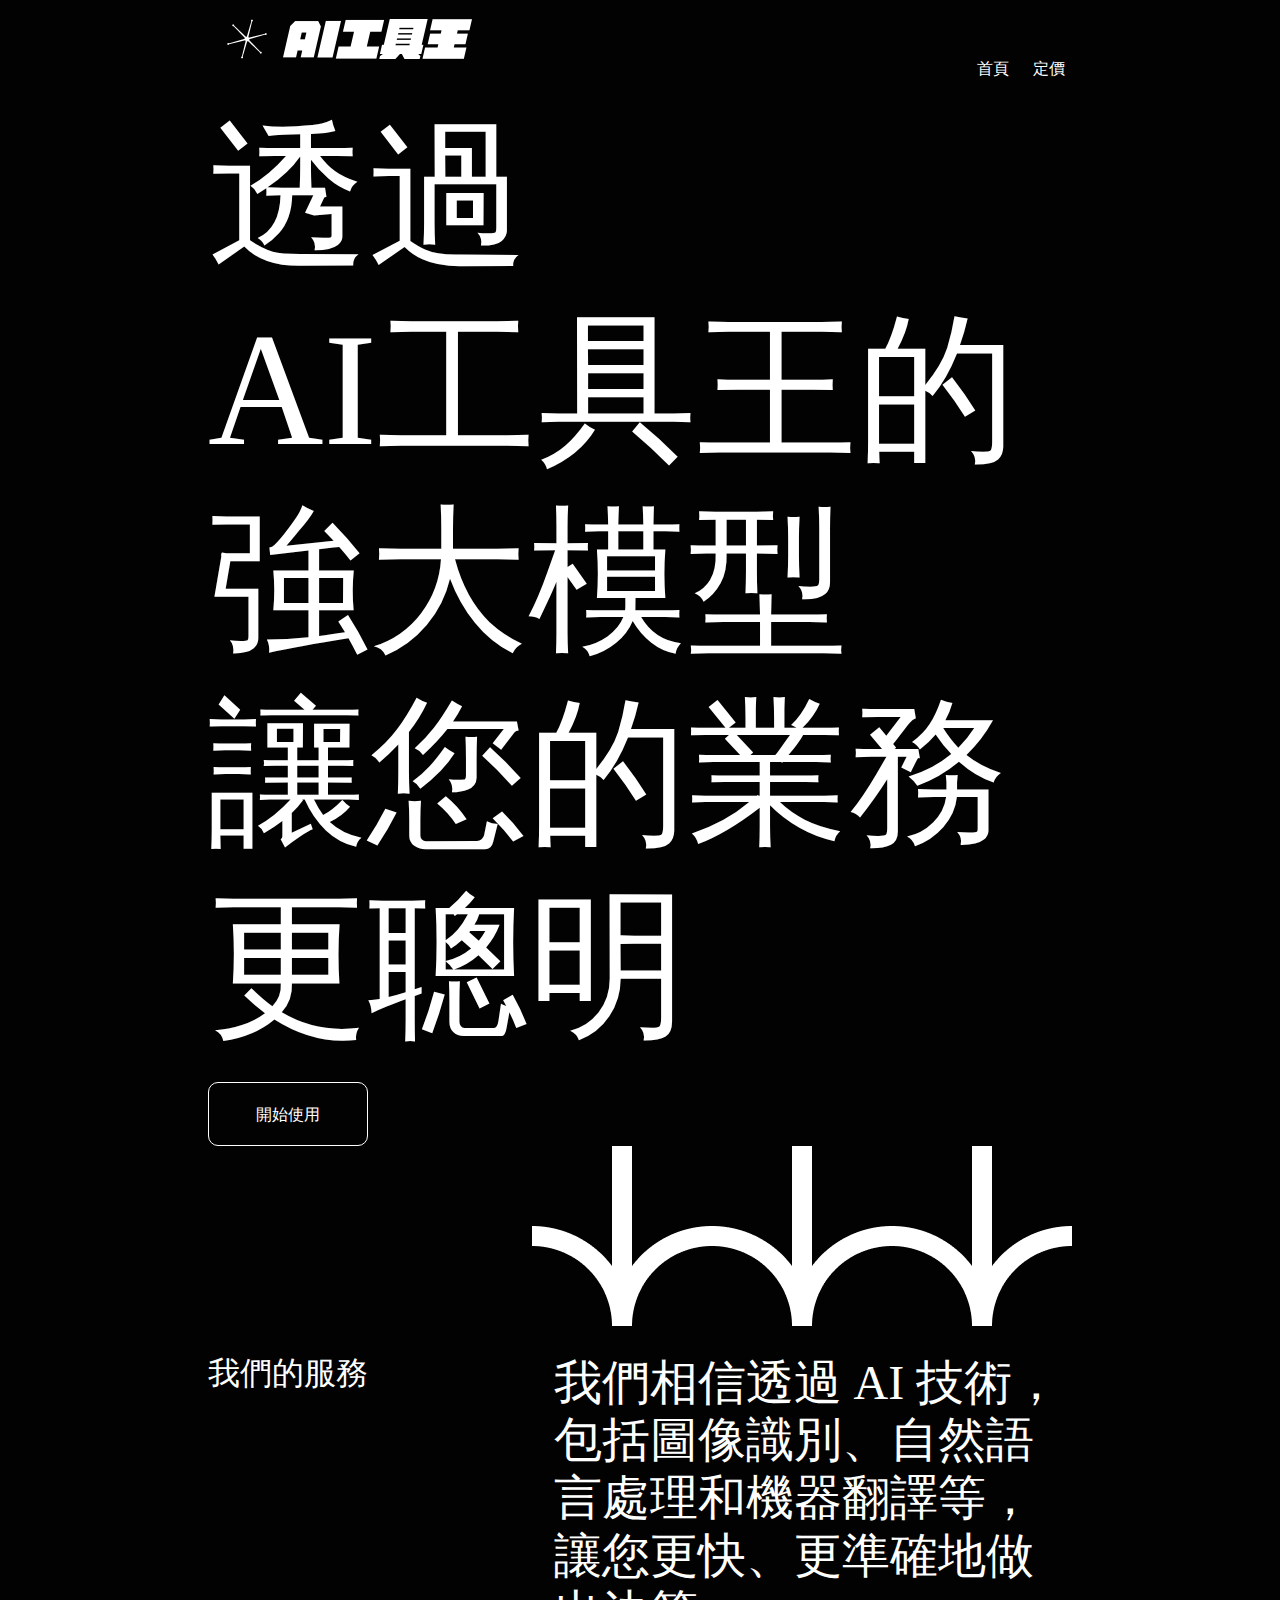
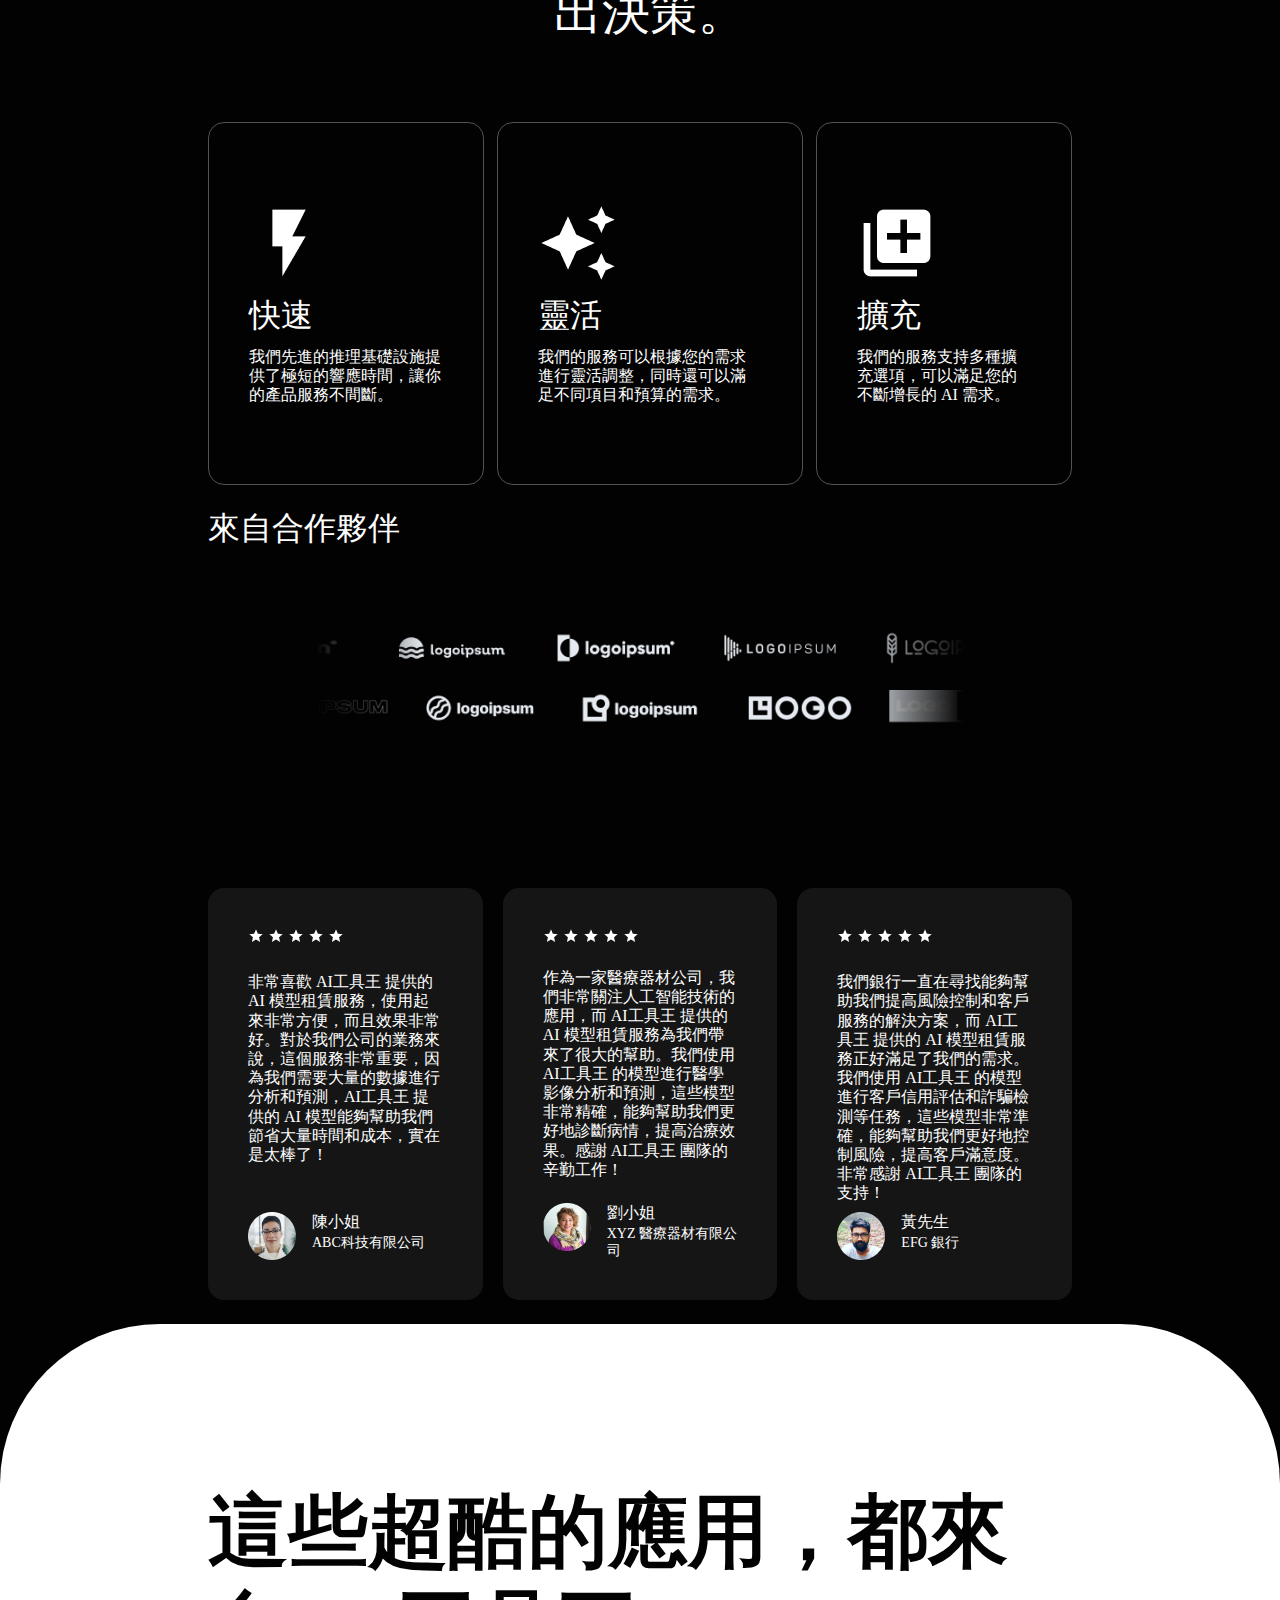
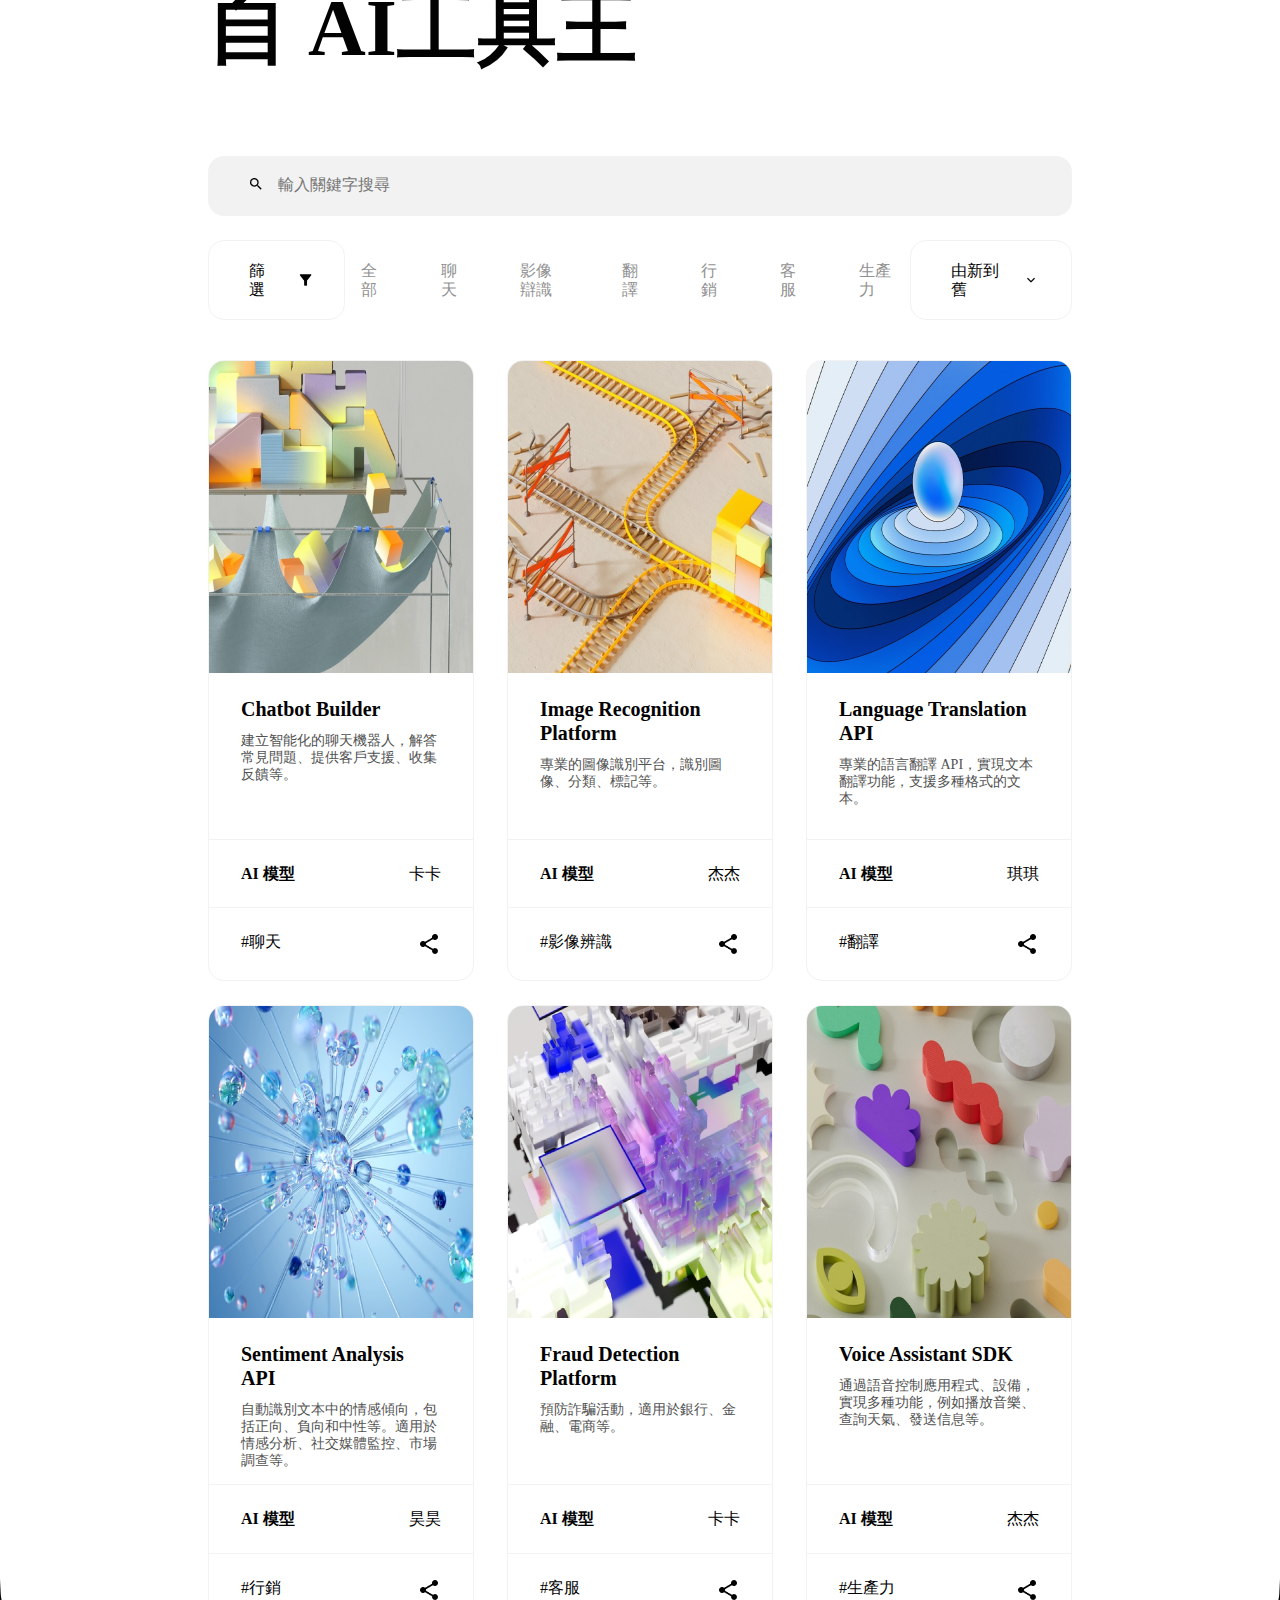
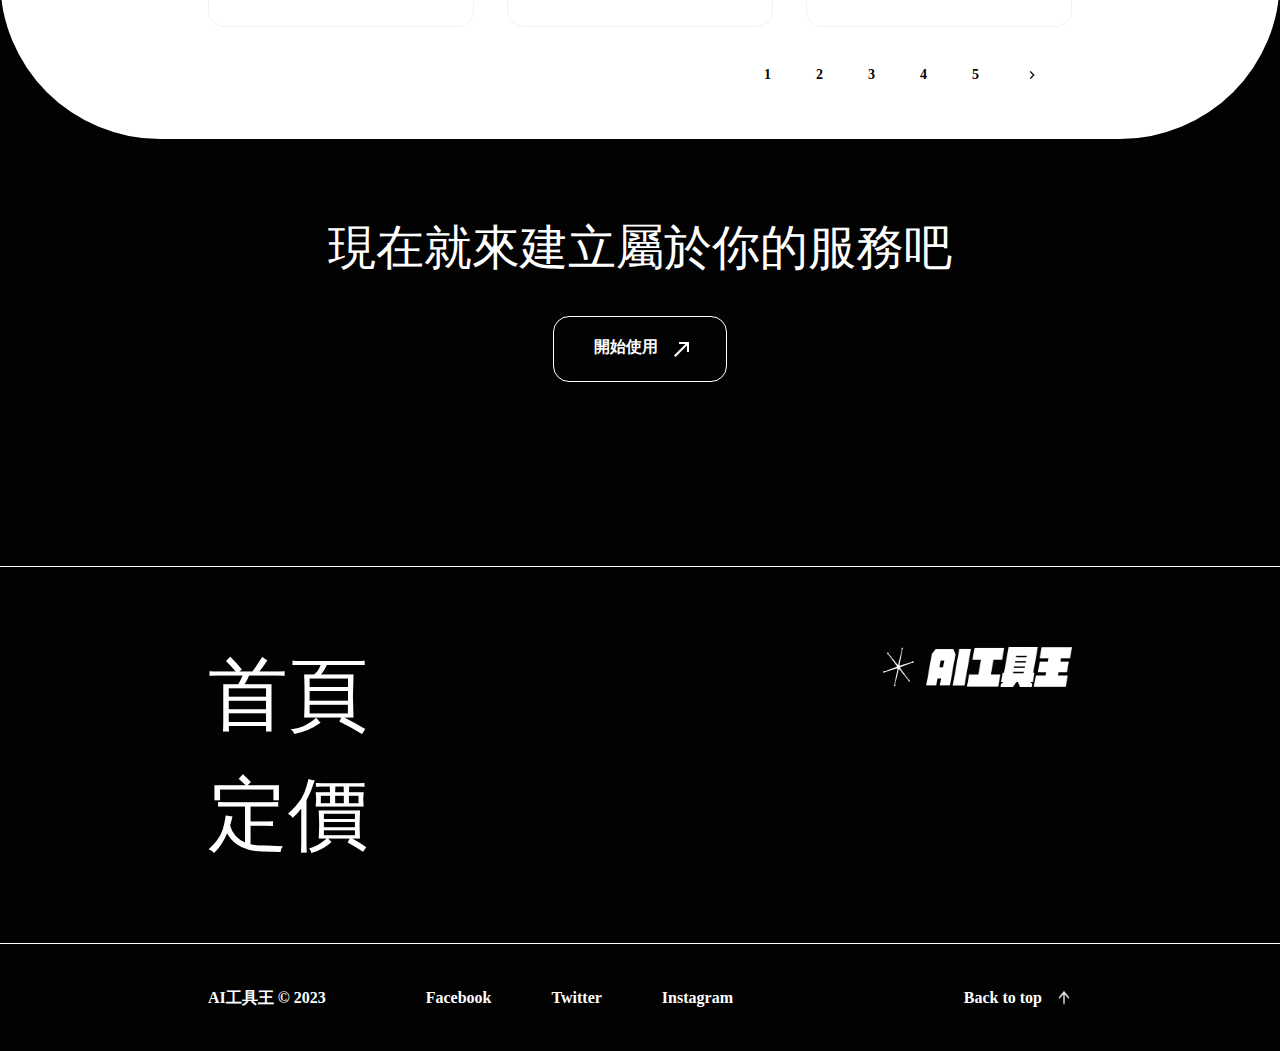
<file: index.html>
<!DOCTYPE html>
<html lang="en">
  <head>
    <meta charset="UTF-8" />
    <meta name="viewport" content="width=device-width, initial-scale=1.0" />
    <link rel="stylesheet" href="styles/all.css" />
    <title>AI工具王</title>
  </head>
  <body class="bg-color">
    <header class="section-nav">
      <div class="section-nav__container">
        <img src="pictures/logo.png" alt="logo" class="section-nav__logo" />
        <ul class="section-nav__tabs">
          <li class="section-nav__tab"><a href="index.html">首頁</a></li>
          <li class="section-nav__tab"><a href="pricing.html">定價</a></li>
        </ul>
        <label
          ><img
            src="pictures/icons/menu.png"
            alt="burger-menu"
            class="section-nav__burger"
          />
          <input type="checkbox" />
          <div class="section-nav__burger-popup">
            <div class="partial-nav">
              <div class="partial-nav__container">
                <div class="partial-nav__banner">
                  <img
                    src="pictures/logo.png"
                    alt="logo"
                    class="partial-nav__banner-logo"
                  />
                  <img
                    src="pictures/icons/close.png"
                    alt="close"
                    class="partial-nav__banner-close-btn"
                  />
                </div>
                <ul class="partial-nav__items">
                  <li><a href="index.html">首頁</a></li>
                  <li><a href="pricing.html">定價</a></li>
                </ul>
                <div class="footer__container--sm partial-nav__footer--line">
                  <div class="footer__container-sm">
                    <p class="footer__rights">AI工具王 © 2023</p>
                    <a href="#"
                      ><div class="footer__back">
                        <p class="footer__backup">Back to top</p>
                        <img
                          src="pictures/icons/arrow upward.png"
                          alt="back to up"
                          class="footer__icon-up"
                        />
                      </div>
                    </a>
                  </div>
                  <ul class="footer__tabs">
                    <li class="footer__tab">Facebook</li>
                    <li class="footer__tab">Twitter</li>
                    <li class="footer__tab">Instagram</li>
                  </ul>
                </div>
              </div>
            </div>
          </div>
        </label>
      </div>
    </header>
    <section class="section-hero">
      <div class="section-hero__container">
        <div class="section-hero__caption">
          <p class="section-hero__caption-text">透過</p>
          <p class="section-hero__caption-text">AI工具王的</p>
          <p class="section-hero__caption-text">強大模型</p>
          <p class="section-hero__caption-text">讓您的業務更聰明</p>
          <button type="button" class="section-hero__caption-btn">
            開始使用
          </button>
        </div>
        <ul class="section-hero__deco">
          <li>
            <img
              src="pictures/deco.png"
              alt="grace"
              class="section-hero__grace-img"
            />
          </li>
          <li>
            <img
              src="pictures/deco.png"
              alt="grace"
              class="section-hero__grace-img"
            />
          </li>
          <li>
            <img
              src="pictures/deco.png"
              alt="grace"
              class="section-hero__grace-img"
            />
          </li>
        </ul>
      </div>
    </section>
    <section class="section-strength">
      <div class="section-strength__container">
        <div class="section-strength__caption">
          <h1 class="section-strength__caption--sub">我們的服務</h1>
          <div class="section-strength__caption--main">
            <p class="section-strength__text--lg">我們相信透過 AI 技術，</p>
            <p class="section-strength__text--lg">
              包括圖像識別、自然語言處理和機器翻譯等，
            </p>
            <p class="section-strength__text--lg">
              讓您更快、更準確地做出決策。
            </p>
            <p class="section-strength__text--sm">
              我們相信透過AI技術，包括圖像識別、自然語言處理和機器翻譯等，讓您更快、更準確地做出決策。
            </p>
          </div>
        </div>
        <ul class="section-strength__cards">
          <li class="section-strength__card">
            <img
              src="pictures/icons/flash on.png"
              alt="flash"
              class="section-strength__card-img"
            />
            <h2 class="section-strength__card-caption">快速</h2>
            <div class="section-strength__card-text">
              我們先進的推理基礎設施提供了極短的響應時間，讓你的產品服務不間斷。
            </div>
          </li>
          <li class="section-strength__card">
            <img src="pictures/icons/auto awesome.png" alt="flash" />
            <h2 class="section-strength__card-caption">靈活</h2>
            <div class="section-strength__card-text">
              我們的服務可以根據您的需求進行靈活調整，同時還可以滿足不同項目和預算的需求。
            </div>
          </li>
          <li class="section-strength__card">
            <img src="pictures/icons/library add.png" alt="flash" />
            <h2 class="section-strength__card-caption">擴充</h2>
            <div class="section-strength__card-text">
              我們的服務支持多種擴充選項，可以滿足您的不斷增長的 AI 需求。
            </div>
          </li>
        </ul>
      </div>
    </section>
    <section class="section-review">
      <div class="section-review__container">
        <h1 class="section-review__caption">來自合作夥伴</h1>
        <ul class="section-review__partners">
          <li class="section-review__partners-bar">
            <div class="section-review__partner-imgs">
              <img
                src="pictures/enterprise.png"
                alt="enterprise"
                class="section-review__partners-icon"
              />
              <img
                src="pictures/enterprise1.png"
                alt="enterprise"
                class="section-review__partners-icon"
              />
              <img
                src="pictures/enterprise2.png"
                alt="enterprise"
                class="section-review__partners-icon"
              />
              <img
                src="pictures/enterprise3.png"
                alt="enterprise"
                class="section-review__partners-icon"
              />
              <img
                src="pictures/enterprise4.png"
                alt="enterprise"
                class="section-review__partners-icon"
              />
              <img
                src="pictures/enterprise5.png"
                alt="enterprise"
                class="section-review__partners-icon"
              />
              <img
                src="pictures/enterprise6.png"
                alt="enterprise"
                class="section-review__partners-icon"
              />
            </div>
          </li>
          <li class="section-review__partners-bar">
            <div class="section-review__partners-imgs">
              <img
                src="pictures/enterprise7.png"
                alt="enterprise"
                class="section-review__partners-icon"
              />
              <img
                src="pictures/enterprise8.png"
                alt="enterprise"
                class="section-review__partners-icon"
              />
              <img
                src="pictures/enterprise9.png"
                alt="enterprise"
                class="section-review__partners-icon"
              />
              <img
                src="pictures/enterprise5.png"
                alt="enterprise"
                class="section-review__partners-icon"
              />
              <img
                src="pictures/enterprise11.png"
                alt="enterprise"
                class="section-review__partners-icon"
              />
              <img
                src="pictures/enterprise12.png"
                alt="enterprise"
                class="section-review__partners-icon"
              />
              <img
                src="pictures/enterprise7.png"
                alt="enterprise"
                class="section-review__partners-icon"
              />
            </div>
          </li>
        </ul>
        <ul class="section-review__cards">
          <li class="section-review__card" id="card-1">
            <div class="section-review__ranks">
              <img
                src="pictures/icons/star.png"
                alt="star"
                class="section-review__star"
              />
              <img
                src="pictures/icons/star.png"
                alt="star"
                class="section-review__star"
              />
              <img
                src="pictures/icons/star.png"
                alt="star"
                class="section-review__star"
              />
              <img
                src="pictures/icons/star.png"
                alt="star"
                class="section-review__star"
              />
              <img
                src="pictures/icons/star.png"
                alt="star"
                class="section-review__star"
              />
            </div>
            <p class="section-review__cmt">
              非常喜歡 AI工具王 提供的 AI
              模型租賃服務，使用起來非常方便，而且效果非常好。對於我們公司的業務來說，這個服務非常重要，因為我們需要大量的數據進行分析和預測，AI工具王
              提供的 AI 模型能夠幫助我們節省大量時間和成本，實在是太棒了！
            </p>
            <div class="section-review__contact">
              <img
                src="pictures/avatar3.png"
                alt="client"
                class="section-review__contact-pic"
              />
              <div class="section-review__contact-info">
                <p class="section-review__contact-name">陳小姐</p>
                <p class="section-review__contact-co">ABC科技有限公司</p>
              </div>
            </div>
          </li>
          <li class="section-review__card" id="card-2">
            <div class="section-review__ranks">
              <img
                src="pictures/icons/star.png"
                alt="star"
                class="section-review__star"
              />
              <img
                src="pictures/icons/star.png"
                alt="star"
                class="section-review__star"
              />
              <img
                src="pictures/icons/star.png"
                alt="star"
                class="section-review__star"
              />
              <img
                src="pictures/icons/star.png"
                alt="star"
                class="section-review__star"
              />
              <img
                src="pictures/icons/star.png"
                alt="star"
                class="section-review__star"
              />
            </div>
            <p class="section-review__cmt">
              作為一家醫療器材公司，我們非常關注人工智能技術的應用，而 AI工具王
              提供的 AI 模型租賃服務為我們帶來了很大的幫助。我們使用 AI工具王
              的模型進行醫學影像分析和預測，這些模型非常精確，能夠幫助我們更好地診斷病情，提高治療效果。感謝
              AI工具王 團隊的辛勤工作！
            </p>
            <div class="section-review__contact">
              <img
                src="pictures/avatar1.png"
                alt="client"
                class="section-review__contact-pic"
              />
              <div class="section-review__contact-info">
                <p class="section-review__contact-name">劉小姐</p>
                <p class="section-review__contact-co">XYZ 醫療器材有限公司</p>
              </div>
            </div>
          </li>
          <li class="section-review__card" id="card-3">
            <div class="section-review__ranks">
              <img
                src="pictures/icons/star.png"
                alt="star"
                class="section-review__star"
              />
              <img
                src="pictures/icons/star.png"
                alt="star"
                class="section-review__star"
              />
              <img
                src="pictures/icons/star.png"
                alt="star"
                class="section-review__star"
              />
              <img
                src="pictures/icons/star.png"
                alt="star"
                class="section-review__star"
              />
              <img
                src="pictures/icons/star.png"
                alt="star"
                class="section-review__star"
              />
            </div>
            <p class="section-review__cmt">
              我們銀行一直在尋找能夠幫助我們提高風險控制和客戶服務的解決方案，而
              AI工具王 提供的 AI 模型租賃服務正好滿足了我們的需求。我們使用
              AI工具王
              的模型進行客戶信用評估和詐騙檢測等任務，這些模型非常準確，能夠幫助我們更好地控制風險，提高客戶滿意度。非常感謝
              AI工具王 團隊的支持！
            </p>
            <div class="section-review__contact">
              <img
                src="pictures/avatar2.png"
                alt="client"
                class="section-review__contact-pic"
              />
              <div class="section-review__contact-info">
                <p class="section-review__contact-name">黃先生</p>
                <p class="section-review__contact-co">EFG 銀行</p>
              </div>
            </div>
          </li>
        </ul>
        <ul class="section-review__card-dots">
          <li class="section-review__card-dot"><a href="#card-1"></a></li>
          <li class="section-review__card-dot"><a href="#card-2"></a></li>
          <li class="section-review__card-dot"><a href="#card-3"></a></li>
        </ul>
      </div>
    </section>
    <section class="section-portfolio">
      <div class="section-portfolio__container">
        <h1 class="section-portfolio__caption--lg">
          這些超酷的應用，都來自 AI工具王
        </h1>
        <div class="section-portfolio__caption--sm">
          <h1>這些超酷的應用，</h1>
          <h1>都來自 AI工具王</h1>
        </div>
        <div class="section-portfolio__search">
          <label for="search"
            ><img
              src="pictures/icons/search.png"
              alt="search"
              class="section-portfolio__search-icon"
          /></label>
          <input
            type="text"
            class="section-portfolio__searchbar"
            placeholder="輸入關鍵字搜尋"
            id="search"
          />
        </div>
        <div class="section-portfolio__sort--lg">
          <div class="section-portfolio__filter">
            <p class="section-portfolio__filter-text">篩選</p>
            <svg
              width="16"
              height="16"
              viewBox="0 0 12 12"
              fill="none"
              xmlns="http://www.w3.org/2000/svg"
            >
              <path
                d="M0.83333 1.74008C2.18 3.46675 4.66666 6.66675 4.66666 6.66675V10.6667C4.66666 11.0334 4.96666 11.3334 5.33333 11.3334H6.66666C7.03333 11.3334 7.33333 11.0334 7.33333 10.6667V6.66675C7.33333 6.66675 9.81333 3.46675 11.16 1.74008C11.5 1.30008 11.1867 0.666748 10.6333 0.666748H1.36C0.806663 0.666748 0.49333 1.30008 0.83333 1.74008Z"
                fill="#020202"
              />
            </svg>
          </div>
          <ul class="section-portfolio__genre">
            <li class="section-portfolio__genre-option">全部</li>
            <li class="section-portfolio__genre-option">聊天</li>
            <li class="section-portfolio__genre-option">影像辯識</li>
            <li class="section-portfolio__genre-option">翻譯</li>
            <li class="section-portfolio__genre-option">行銷</li>
            <li class="section-portfolio__genre-option">客服</li>
            <li class="section-portfolio__genre-option">生產力</li>
          </ul>
          <div class="section-portfolio__order">
            <p class="section-portfolio__order-text">由新到舊</p>
            <img
              src="pictures/icons/keyboard arrow down.png"
              alt="dropdown"
              class="section-portfolio__order-icon"
            />
          </div>
        </div>
        <div class="section-portfolio__sort--sm">
          <div class="section-portfolio__sort-sm">
            <div class="section-portfolio__filter">
              <p class="section-portfolio__filter-text">篩選</p>
              <svg
                width="16"
                height="16"
                viewBox="0 0 12 12"
                fill="none"
                xmlns="http://www.w3.org/2000/svg"
              >
                <path
                  d="M0.83333 1.74008C2.18 3.46675 4.66666 6.66675 4.66666 6.66675V10.6667C4.66666 11.0334 4.96666 11.3334 5.33333 11.3334H6.66666C7.03333 11.3334 7.33333 11.0334 7.33333 10.6667V6.66675C7.33333 6.66675 9.81333 3.46675 11.16 1.74008C11.5 1.30008 11.1867 0.666748 10.6333 0.666748H1.36C0.806663 0.666748 0.49333 1.30008 0.83333 1.74008Z"
                  fill="#020202"
                />
              </svg>
            </div>

            <div class="section-portfolio__order">
              <p class="section-portfolio__order-text">由新到舊</p>
              <img
                src="pictures/icons/keyboard arrow down.png"
                alt="dropdown"
                class="section-portfolio__order-icon"
              />
            </div>
          </div>

          <ul class="section-portfolio__genre">
            <li class="section-portfolio__genre-option">全部</li>
            <li class="section-portfolio__genre-option">聊天</li>
            <li class="section-portfolio__genre-option">影像辯識</li>
            <li class="section-portfolio__genre-option">翻譯</li>
            <li class="section-portfolio__genre-option">行銷</li>
            <li class="section-portfolio__genre-option">客服</li>
            <li class="section-portfolio__genre-option">生產力</li>
          </ul>
        </div>
        <ul class="cards">
          <li class="cards__card">
            <img
              src="pictures/tool1.png"
              alt="card-img"
              class="cards__card-img"
            />
            <div class="cards__card-top">
              <h3 class="cards__card-caption">Chatbot Builder</h3>
              <p class="cards__card-info">
                建立智能化的聊天機器人，解答常見問題、提供客戶支援、收集反饋等。
              </p>
            </div>

            <div class="cards__card-mid">
              <div class="cards__card-mid-1">AI 模型</div>
              <div class="cards__card-mid-2">卡卡</div>
            </div>
            <div class="cards__card-btm">
              <div class="">#聊天</div>
              <img src="pictures/icons/share.png" alt="" />
            </div>
          </li>
          <li class="cards__card">
            <img
              src="pictures/tool2.png"
              alt="card-img"
              class="cards__card-img"
            />
            <div class="cards__card-top">
              <h3 class="cards__card-caption">Image Recognition Platform</h3>
              <p class="cards__card-info">
                專業的圖像識別平台，識別圖像、分類、標記等。
              </p>
            </div>

            <div class="cards__card-mid">
              <div class="cards__card-mid-1">AI 模型</div>
              <div class="cards__card-mid-2">杰杰</div>
            </div>
            <div class="cards__card-btm">
              <div class="">#影像辨識</div>
              <img src="pictures/icons/share.png" alt="" />
            </div>
          </li>
          <li class="cards__card">
            <img
              src="pictures/tool3.png"
              alt="card-img"
              class="cards__card-img"
            />
            <div class="cards__card-top">
              <h3 class="cards__card-caption">Language Translation API</h3>
              <p class="cards__card-info">
                專業的語言翻譯 API，實現文本翻譯功能，支援多種格式的文本。
              </p>
            </div>

            <div class="cards__card-mid">
              <div class="cards__card-mid-1">AI 模型</div>
              <div class="cards__card-mid-2">琪琪</div>
            </div>
            <div class="cards__card-btm">
              <div class="">#翻譯</div>
              <img src="pictures/icons/share.png" alt="" />
            </div>
          </li>
          <li class="cards__card">
            <img
              src="pictures/tool4.png"
              alt="card-img"
              class="cards__card-img"
            />
            <div class="cards__card-top">
              <h3 class="cards__card-caption">Sentiment Analysis API</h3>
              <p class="cards__card-info">
                自動識別文本中的情感傾向，包括正向、負向和中性等。適用於情感分析、社交媒體監控、市場調查等。
              </p>
            </div>

            <div class="cards__card-mid">
              <div class="cards__card-mid-1">AI 模型</div>
              <div class="cards__card-mid-2">昊昊</div>
            </div>
            <div class="cards__card-btm">
              <div class="">#行銷</div>
              <img src="pictures/icons/share.png" alt="" />
            </div>
          </li>
          <li class="cards__card">
            <img
              src="pictures/tool5.png"
              alt="card-img"
              class="cards__card-img"
            />
            <div class="cards__card-top">
              <h3 class="cards__card-caption">Fraud Detection Platform</h3>
              <p class="cards__card-info">
                預防詐騙活動，適用於銀行、金融、電商等。
              </p>
            </div>

            <div class="cards__card-mid">
              <div class="cards__card-mid-1">AI 模型</div>
              <div class="cards__card-mid-2">卡卡</div>
            </div>
            <div class="cards__card-btm">
              <div class="">#客服</div>
              <img src="pictures/icons/share.png" alt="" />
            </div>
          </li>
          <li class="cards__card">
            <img
              src="pictures/tool6.png"
              alt="card-img"
              class="cards__card-img"
            />
            <div class="cards__card-top">
              <h3 class="cards__card-caption">Voice Assistant SDK</h3>
              <p class="cards__card-info">
                通過語音控制應用程式、設備，實現多種功能，例如播放音樂、查詢天氣、發送信息等。
              </p>
            </div>

            <div class="cards__card-mid">
              <div class="cards__card-mid-1">AI 模型</div>
              <div class="cards__card-mid-2">杰杰</div>
            </div>
            <div class="cards__card-btm">
              <div class="">#生產力</div>
              <img src="pictures/icons/share.png" alt="" />
            </div>
          </li>
        </ul>
        <ul class="section-portfolio__pages">
          <li class="section-portfolio__page">1</li>
          <li class="section-portfolio__page">2</li>
          <li class="section-portfolio__page">3</li>
          <li class="section-portfolio__page">4</li>
          <li class="section-portfolio__page">5</li>
          <li class="section-portfolio__page">
            <img src="pictures/icons/keyboard arrow right.png" alt="next" />
          </li>
        </ul>
      </div>
    </section>
    <section class="section-start">
      <div class="section-start__container">
        <p class="section-start__caption--lg">現在就來建立屬於你的服務吧</p>
        <div class="section-start__caption--sm">
          <p>現在就來建立</p>
          <p>屬於你的服務吧</p>
        </div>
        <div class="section-start__btn">
          <p class="section-start__btn-text">開始使用</p>
          <img src="pictures/icons/call made.png" alt="call made" />
        </div>
      </div>
    </section>
    <section class="section-pricing">
      <div class="section-pricing__container">
        <ul class="section-pricing__tabs">
          <li class="section-pricing__tab"><a href="index.html">首頁</a></li>
          <li class="section-pricing__tab"><a href="pricing.html">定價</a></li>
        </ul>
        <img src="pictures/logo.png" alt="logo" class="section-pricing__logo" />
      </div>
    </section>
    <footer class="footer">
      <div class="footer__container--lg">
        <p class="footer__rights">AI工具王 © 2023</p>
        <ul class="footer__tabs">
          <li class="footer__tab">Facebook</li>
          <li class="footer__tab">Twitter</li>
          <li class="footer__tab">Instagram</li>
        </ul>
        <a href="#"
          ><div class="footer__back">
            <p class="footer__backup">Back to top</p>
            <img
              src="pictures/icons/arrow upward.png"
              alt="back to up"
              class="footer__icon-up"
            /></div
        ></a>
      </div>
      <div class="footer__container--sm">
        <div class="footer__container-sm">
          <p class="footer__rights">AI工具王 © 2023</p>
          <a href="#"
            ><div class="footer__back">
              <p class="footer__backup">Back to top</p>
              <img
                src="pictures/icons/arrow upward.png"
                alt="back to up"
                class="footer__icon-up"
              />
            </div>
          </a>
        </div>
        <ul class="footer__tabs">
          <li class="footer__tab">Facebook</li>
          <li class="footer__tab">Twitter</li>
          <li class="footer__tab">Instagram</li>
        </ul>
      </div>
    </footer>
  </body>
</html>
</file>
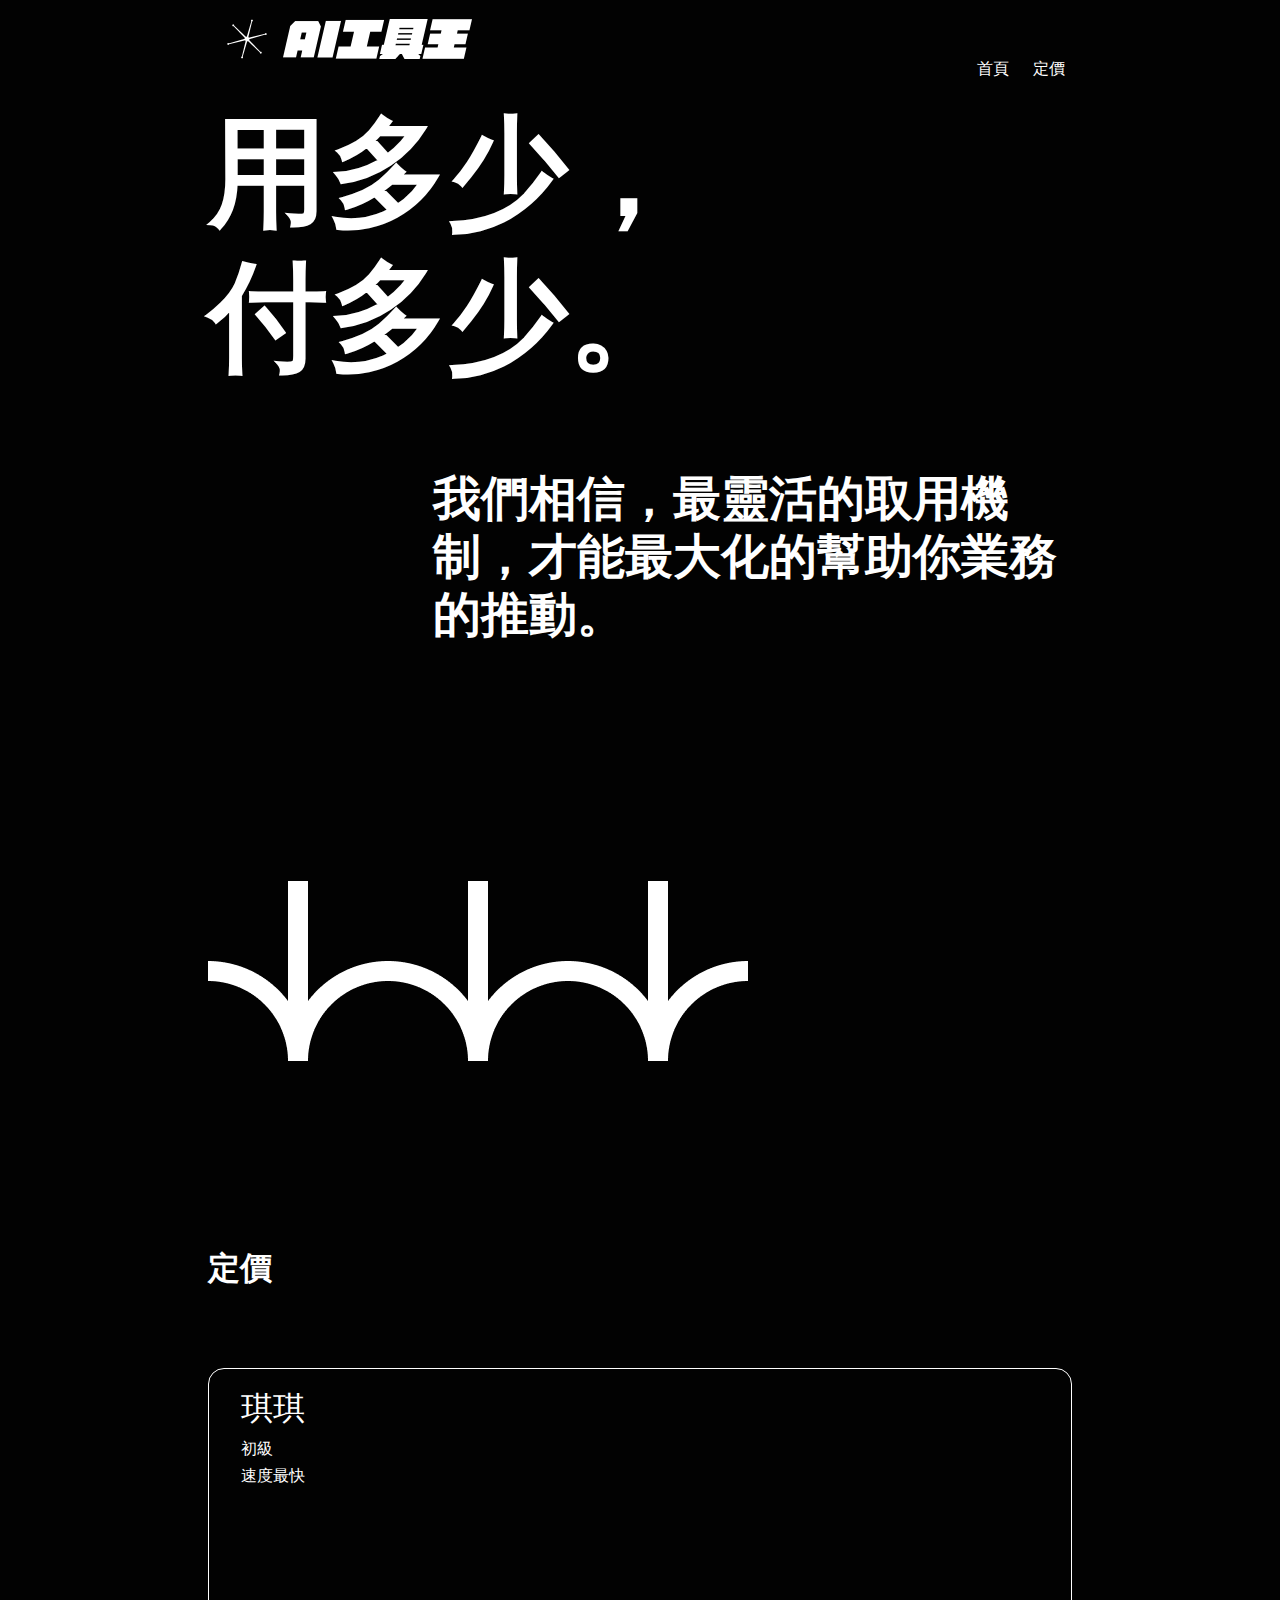
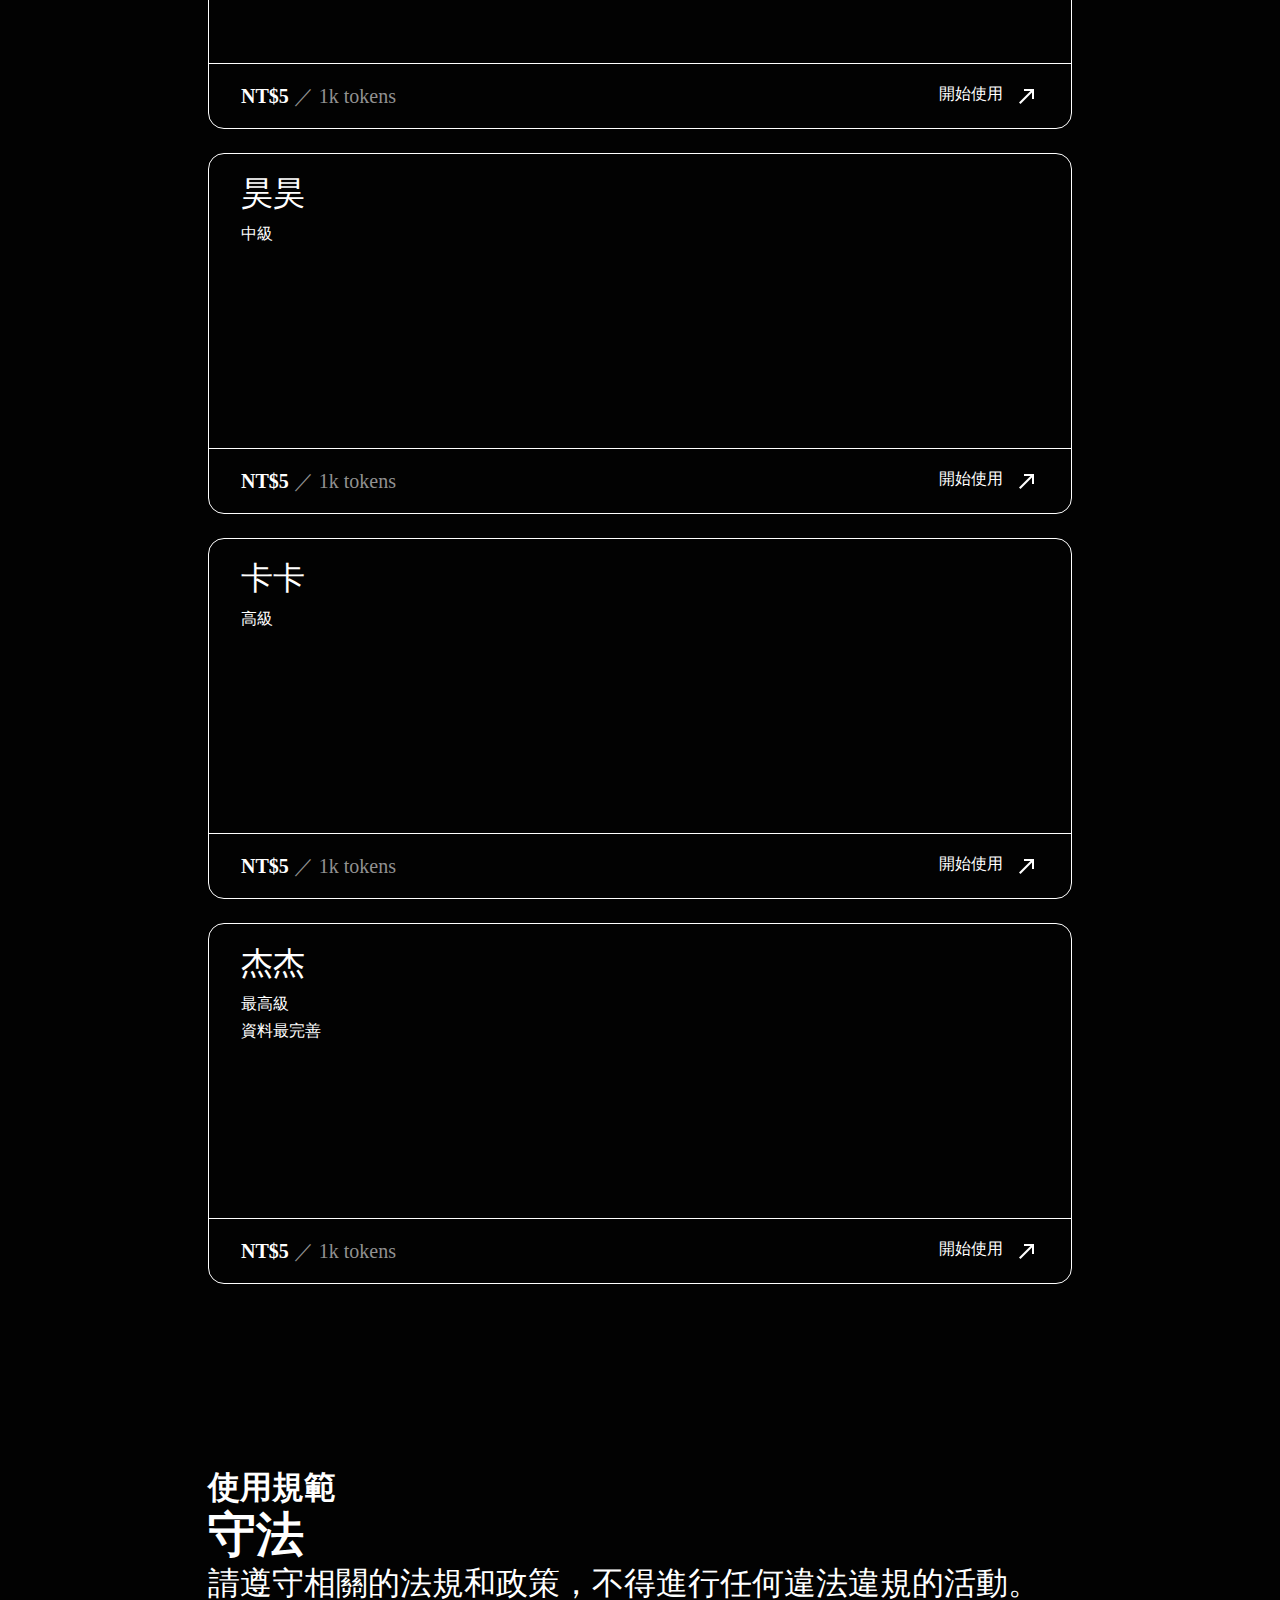
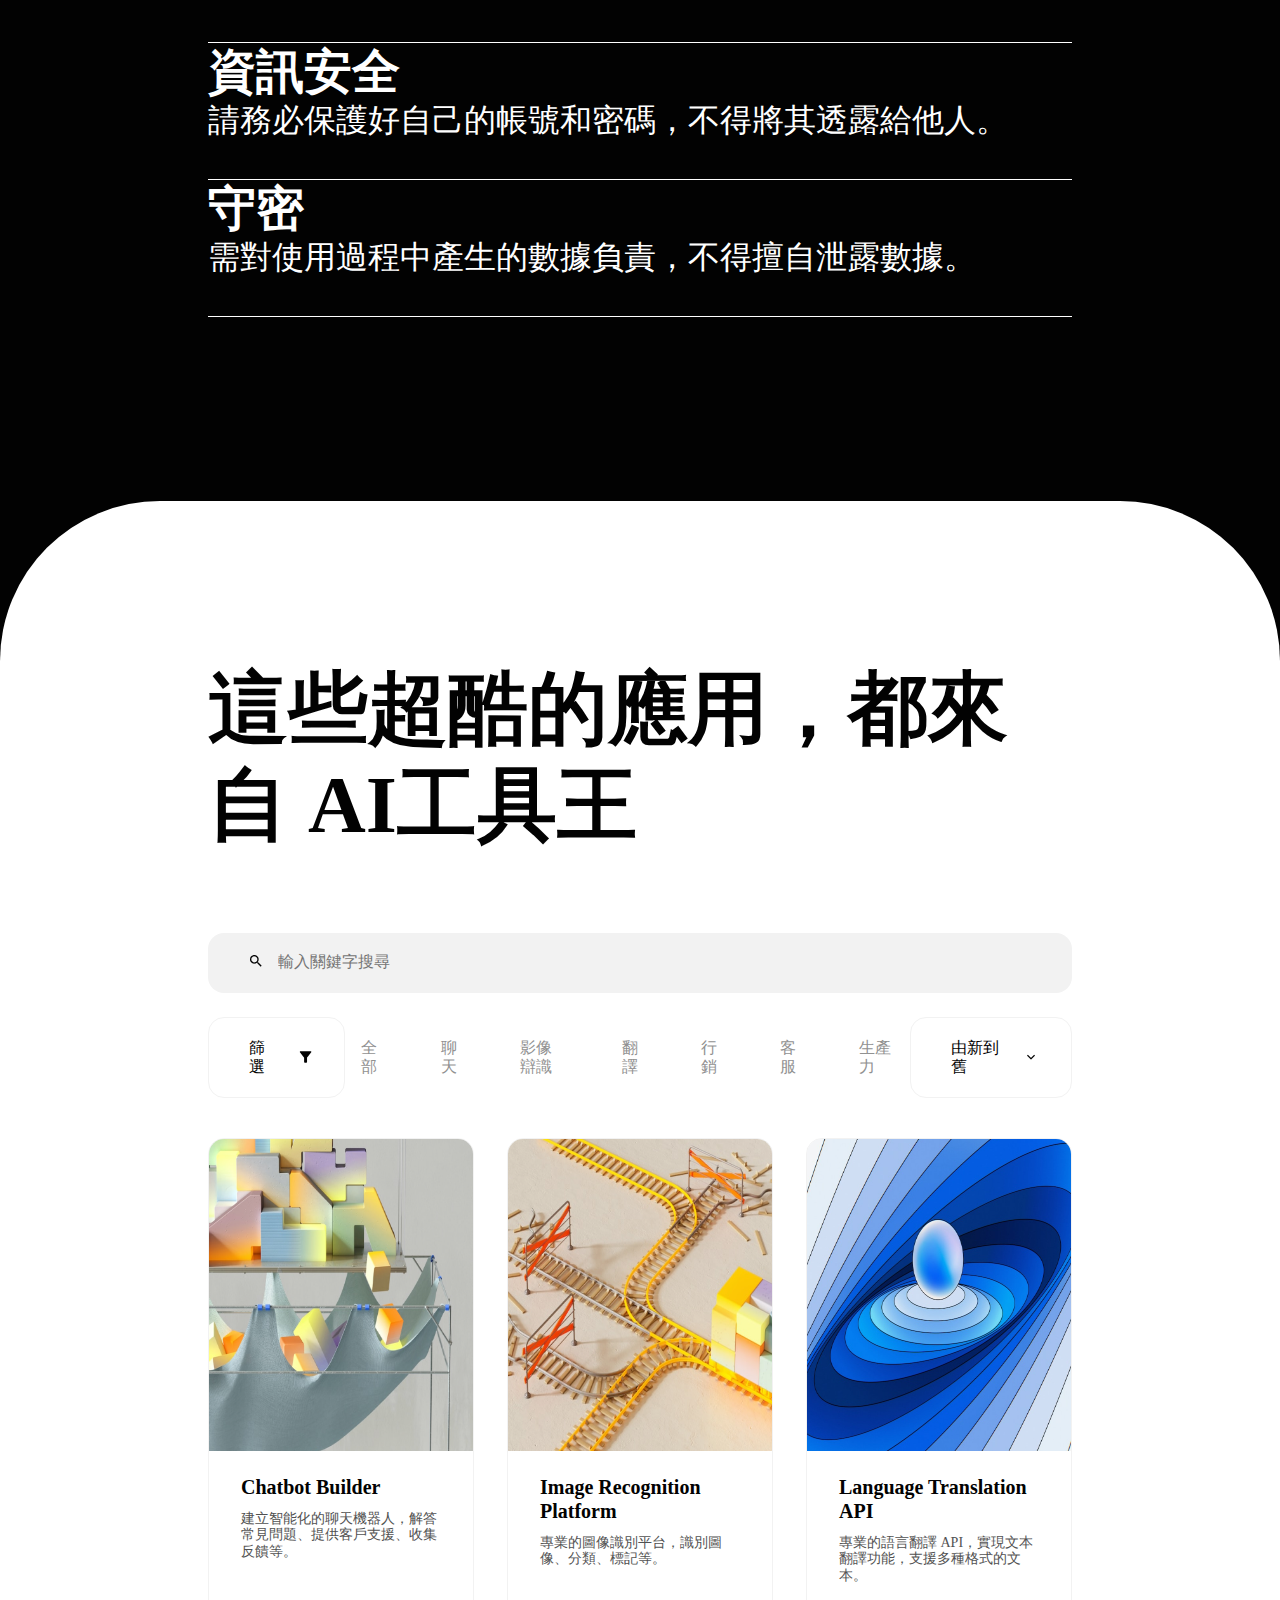
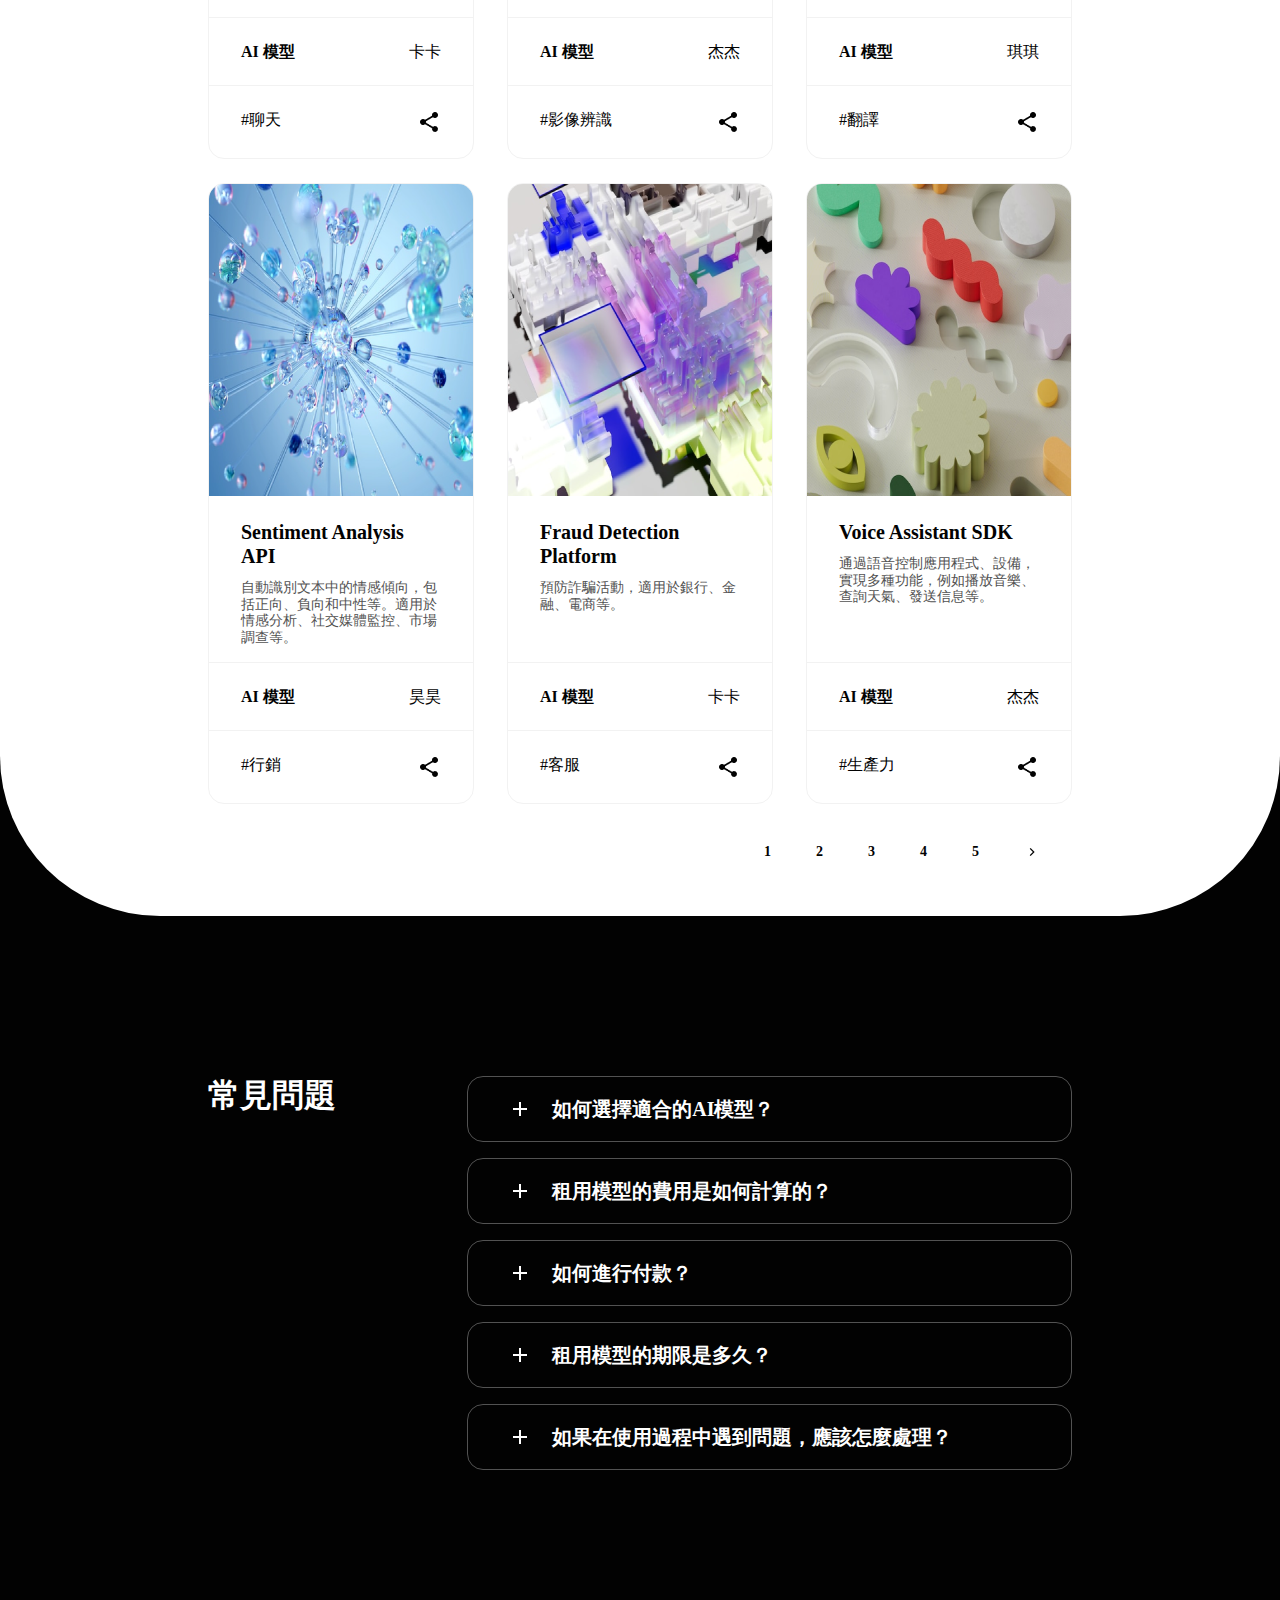
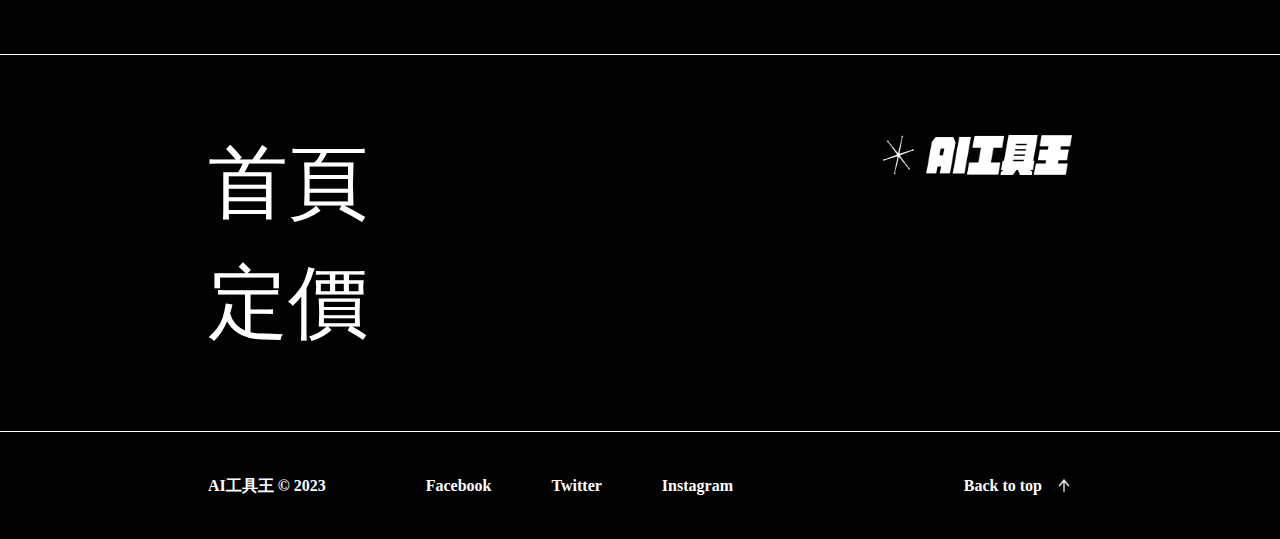
<file: pricing.html>
<!DOCTYPE html>
<html lang="en">
  <head>
    <meta charset="UTF-8" />
    <meta name="viewport" content="width=device-width, initial-scale=1.0" />
    <link rel="stylesheet" href="styles/all.css" />
    <title>AI工具王｜ 牌價</title>
  </head>
  <body class="bg-color">
    <header class="section-nav">
      <div class="section-nav__container">
        <img src="pictures/logo.png" alt="logo" class="section-nav__logo" />
        <ul class="section-nav__tabs">
          <li class="section-nav__tab"><a href="index.html">首頁</a></li>
          <li class="section-nav__tab"><a href="pricing.html">定價</a></li>
        </ul>
        <label
          ><img
            src="pictures/icons/menu.png"
            alt="burger-menu"
            class="section-nav__burger"
          />
          <input type="checkbox" />
          <div class="section-nav__burger-popup">
            <div class="partial-nav">
              <div class="partial-nav__container">
                <div class="partial-nav__banner">
                  <img
                    src="pictures/logo.png"
                    alt="logo"
                    class="partial-nav__banner-logo"
                  />
                  <img
                    src="pictures/icons/close.png"
                    alt="close"
                    class="partial-nav__banner-close-btn"
                  />
                </div>
                <ul class="partial-nav__items">
                  <li><a href="index.html">首頁</a></li>
                  <li><a href="pricing.html">定價</a></li>
                </ul>
                <div class="footer__container--sm partial-nav__footer--line">
                  <div class="footer__container-sm">
                    <p class="footer__rights">AI工具王 © 2023</p>
                    <a href="#"
                      ><div class="footer__back">
                        <p class="footer__backup">Back to top</p>
                        <img
                          src="pictures/icons/arrow upward.png"
                          alt="back to up"
                          class="footer__icon-up"
                        />
                      </div>
                    </a>
                  </div>
                  <ul class="footer__tabs">
                    <li class="footer__tab">Facebook</li>
                    <li class="footer__tab">Twitter</li>
                    <li class="footer__tab">Instagram</li>
                  </ul>
                </div>
              </div>
            </div>
          </div>
        </label>
      </div>
    </header>
    <section class="section-pricing-main">
      <div class="section-pricing-main__container">
        <div class="section-pricing-main__row section-pricing-main__row--1st">
          <p class="section-pricing-main__caption">用多少，</p>
          <p class="section-pricing-main__caption">付多少。</p>
        </div>
        <div class="section-pricing-main__row section-pricing-main__row--2nd">
          <p class="section-pricing-main__text">
            我們相信，最靈活的取用機制，才能最大化的幫助你業務的推動。
          </p>
        </div>
        <div class="section-pricing-main__row section-pricing-main__row--3rd">
          <ul class="section-pricing-main__deco">
            <li>
              <img
                src="pictures/deco.png"
                alt="grace"
                class="section-hero__grace-img"
              />
            </li>
            <li>
              <img
                src="pictures/deco.png"
                alt="grace"
                class="section-hero__grace-img"
              />
            </li>
            <li>
              <img
                src="pictures/deco.png"
                alt="grace"
                class="section-hero__grace-img"
              />
            </li>
          </ul>
        </div>
      </div>
    </section>
    <section class="section-pricing-sub">
      <div class="section-pricing-sub__container">
        <h1 class="section-pricing-sub__caption">定價</h1>
        <ul class="section-pricing-sub__cards">
          <li class="section-pricing-sub__card">
            <div class="section-pricing-sub__card-body">
              <h2 class="section-pricing-sub__card-caption">琪琪</h2>
              <ul class="section-pricing-sub__card-items">
                <li>初級</li>
                <li>速度最快</li>
              </ul>
            </div>
            <div class="section-pricing-sub__card-footer">
              <p class="section-pricing-sub__card-footer-price">
                <span class="section-pricing-sub__card-footer-price--bold"
                  >NT$5</span
                >
                ／ 1k tokens
              </p>
              <div class="section-pricing-sub__card-footer-click">
                <p>開始使用</p>
                <img src="pictures/icons/call made.png" alt="call made" />
              </div>
            </div>
          </li>
          <li class="section-pricing-sub__card">
            <div class="section-pricing-sub__card-body">
              <h2 class="section-pricing-sub__card-caption">昊昊</h2>
              <ul class="section-pricing-sub__card-items">
                <li>中級</li>
              </ul>
            </div>
            <div class="section-pricing-sub__card-footer">
              <p class="section-pricing-sub__card-footer-price">
                <span class="section-pricing-sub__card-footer-price--bold"
                  >NT$5</span
                >
                ／ 1k tokens
              </p>
              <div class="section-pricing-sub__card-footer-click">
                <p>開始使用</p>
                <img src="pictures/icons/call made.png" alt="call made" />
              </div>
            </div>
          </li>
          <li class="section-pricing-sub__card">
            <div class="section-pricing-sub__card-body">
              <h2 class="section-pricing-sub__card-caption">卡卡</h2>
              <ul class="section-pricing-sub__card-items">
                <li>高級</li>
              </ul>
            </div>
            <div class="section-pricing-sub__card-footer">
              <p class="section-pricing-sub__card-footer-price">
                <span class="section-pricing-sub__card-footer-price--bold"
                  >NT$5</span
                >
                ／ 1k tokens
              </p>
              <div class="section-pricing-sub__card-footer-click">
                <p>開始使用</p>
                <img src="pictures/icons/call made.png" alt="call made" />
              </div>
            </div>
          </li>
          <li class="section-pricing-sub__card">
            <div class="section-pricing-sub__card-body">
              <h2 class="section-pricing-sub__card-caption">杰杰</h2>
              <ul class="section-pricing-sub__card-items">
                <li>最高級</li>
                <li>資料最完善</li>
              </ul>
            </div>
            <div class="section-pricing-sub__card-footer">
              <p class="section-pricing-sub__card-footer-price">
                <span class="section-pricing-sub__card-footer-price--bold"
                  >NT$5</span
                >
                ／ 1k tokens
              </p>
              <div class="section-pricing-sub__card-footer-click">
                <p>開始使用</p>
                <img src="pictures/icons/call made.png" alt="call made" />
              </div>
            </div>
          </li>
        </ul>
      </div>
    </section>
    <section class="section-pricing-policy">
      <div class="section-pricing-policy__container">
        <h1 class="section-pricing-policy__caption">使用規範</h1>
        <ul class="section-pricing-policy__items">
          <li class="section-pricing-policy__items-item">
            <h2 class="section-pricing-policy__item-title">守法</h2>
            <p class="section-pricing-policy__item-text">
              請遵守相關的法規和政策，不得進行任何違法違規的活動。
            </p>
          </li>
          <li class="section-pricing-policy__items-item">
            <h2 class="section-pricing-policy__item-title">資訊安全</h2>
            <p class="section-pricing-policy__item-text">
              請務必保護好自己的帳號和密碼，不得將其透露給他人。
            </p>
          </li>
          <li class="section-pricing-policy__items-item">
            <h2 class="section-pricing-policy__item-title">守密</h2>
            <p class="section-pricing-policy__item-text">
              需對使用過程中產生的數據負責，不得擅自泄露數據。
            </p>
          </li>
        </ul>
      </div>
    </section>
    <section class="section-portfolio">
      <div class="section-portfolio__container">
        <h1 class="section-portfolio__caption--lg">
          這些超酷的應用，都來自 AI工具王
        </h1>
        <div class="section-portfolio__caption--sm">
          <h1>這些超酷的應用，</h1>
          <h1>都來自 AI工具王</h1>
        </div>
        <div class="section-portfolio__search">
          <label for="search"
            ><img
              src="pictures/icons/search.png"
              alt="search"
              class="section-portfolio__search-icon"
          /></label>
          <input
            type="text"
            class="section-portfolio__searchbar"
            placeholder="輸入關鍵字搜尋"
            id="search"
          />
        </div>
        <div class="section-portfolio__sort--lg">
          <div class="section-portfolio__filter">
            <p class="section-portfolio__filter-text">篩選</p>
            <svg
              width="16"
              height="16"
              viewBox="0 0 12 12"
              fill="none"
              xmlns="http://www.w3.org/2000/svg"
            >
              <path
                d="M0.83333 1.74008C2.18 3.46675 4.66666 6.66675 4.66666 6.66675V10.6667C4.66666 11.0334 4.96666 11.3334 5.33333 11.3334H6.66666C7.03333 11.3334 7.33333 11.0334 7.33333 10.6667V6.66675C7.33333 6.66675 9.81333 3.46675 11.16 1.74008C11.5 1.30008 11.1867 0.666748 10.6333 0.666748H1.36C0.806663 0.666748 0.49333 1.30008 0.83333 1.74008Z"
                fill="#020202"
              />
            </svg>
          </div>
          <ul class="section-portfolio__genre">
            <li class="section-portfolio__genre-option">全部</li>
            <li class="section-portfolio__genre-option">聊天</li>
            <li class="section-portfolio__genre-option">影像辯識</li>
            <li class="section-portfolio__genre-option">翻譯</li>
            <li class="section-portfolio__genre-option">行銷</li>
            <li class="section-portfolio__genre-option">客服</li>
            <li class="section-portfolio__genre-option">生產力</li>
          </ul>
          <div class="section-portfolio__order">
            <p class="section-portfolio__order-text">由新到舊</p>
            <img
              src="pictures/icons/keyboard arrow down.png"
              alt="dropdown"
              class="section-portfolio__order-icon"
            />
          </div>
        </div>
        <div class="section-portfolio__sort--sm">
          <div class="section-portfolio__sort-sm">
            <div class="section-portfolio__filter">
              <p class="section-portfolio__filter-text">篩選</p>
              <svg
                width="16"
                height="16"
                viewBox="0 0 12 12"
                fill="none"
                xmlns="http://www.w3.org/2000/svg"
              >
                <path
                  d="M0.83333 1.74008C2.18 3.46675 4.66666 6.66675 4.66666 6.66675V10.6667C4.66666 11.0334 4.96666 11.3334 5.33333 11.3334H6.66666C7.03333 11.3334 7.33333 11.0334 7.33333 10.6667V6.66675C7.33333 6.66675 9.81333 3.46675 11.16 1.74008C11.5 1.30008 11.1867 0.666748 10.6333 0.666748H1.36C0.806663 0.666748 0.49333 1.30008 0.83333 1.74008Z"
                  fill="#020202"
                />
              </svg>
            </div>

            <div class="section-portfolio__order">
              <p class="section-portfolio__order-text">由新到舊</p>
              <img
                src="pictures/icons/keyboard arrow down.png"
                alt="dropdown"
                class="section-portfolio__order-icon"
              />
            </div>
          </div>

          <ul class="section-portfolio__genre">
            <li class="section-portfolio__genre-option">全部</li>
            <li class="section-portfolio__genre-option">聊天</li>
            <li class="section-portfolio__genre-option">影像辯識</li>
            <li class="section-portfolio__genre-option">翻譯</li>
            <li class="section-portfolio__genre-option">行銷</li>
            <li class="section-portfolio__genre-option">客服</li>
            <li class="section-portfolio__genre-option">生產力</li>
          </ul>
        </div>
        <ul class="cards">
          <li class="cards__card">
            <img
              src="pictures/tool1.png"
              alt="card-img"
              class="cards__card-img"
            />
            <div class="cards__card-top">
              <h3 class="cards__card-caption">Chatbot Builder</h3>
              <p class="cards__card-info">
                建立智能化的聊天機器人，解答常見問題、提供客戶支援、收集反饋等。
              </p>
            </div>

            <div class="cards__card-mid">
              <div class="cards__card-mid-1">AI 模型</div>
              <div class="cards__card-mid-2">卡卡</div>
            </div>
            <div class="cards__card-btm">
              <div class="">#聊天</div>
              <img src="pictures/icons/share.png" alt="" />
            </div>
          </li>
          <li class="cards__card">
            <img
              src="pictures/tool2.png"
              alt="card-img"
              class="cards__card-img"
            />
            <div class="cards__card-top">
              <h3 class="cards__card-caption">Image Recognition Platform</h3>
              <p class="cards__card-info">
                專業的圖像識別平台，識別圖像、分類、標記等。
              </p>
            </div>

            <div class="cards__card-mid">
              <div class="cards__card-mid-1">AI 模型</div>
              <div class="cards__card-mid-2">杰杰</div>
            </div>
            <div class="cards__card-btm">
              <div class="">#影像辨識</div>
              <img src="pictures/icons/share.png" alt="" />
            </div>
          </li>
          <li class="cards__card">
            <img
              src="pictures/tool3.png"
              alt="card-img"
              class="cards__card-img"
            />
            <div class="cards__card-top">
              <h3 class="cards__card-caption">Language Translation API</h3>
              <p class="cards__card-info">
                專業的語言翻譯 API，實現文本翻譯功能，支援多種格式的文本。
              </p>
            </div>

            <div class="cards__card-mid">
              <div class="cards__card-mid-1">AI 模型</div>
              <div class="cards__card-mid-2">琪琪</div>
            </div>
            <div class="cards__card-btm">
              <div class="">#翻譯</div>
              <img src="pictures/icons/share.png" alt="" />
            </div>
          </li>
          <li class="cards__card">
            <img
              src="pictures/tool4.png"
              alt="card-img"
              class="cards__card-img"
            />
            <div class="cards__card-top">
              <h3 class="cards__card-caption">Sentiment Analysis API</h3>
              <p class="cards__card-info">
                自動識別文本中的情感傾向，包括正向、負向和中性等。適用於情感分析、社交媒體監控、市場調查等。
              </p>
            </div>

            <div class="cards__card-mid">
              <div class="cards__card-mid-1">AI 模型</div>
              <div class="cards__card-mid-2">昊昊</div>
            </div>
            <div class="cards__card-btm">
              <div class="">#行銷</div>
              <img src="pictures/icons/share.png" alt="" />
            </div>
          </li>
          <li class="cards__card">
            <img
              src="pictures/tool5.png"
              alt="card-img"
              class="cards__card-img"
            />
            <div class="cards__card-top">
              <h3 class="cards__card-caption">Fraud Detection Platform</h3>
              <p class="cards__card-info">
                預防詐騙活動，適用於銀行、金融、電商等。
              </p>
            </div>

            <div class="cards__card-mid">
              <div class="cards__card-mid-1">AI 模型</div>
              <div class="cards__card-mid-2">卡卡</div>
            </div>
            <div class="cards__card-btm">
              <div class="">#客服</div>
              <img src="pictures/icons/share.png" alt="" />
            </div>
          </li>
          <li class="cards__card">
            <img
              src="pictures/tool6.png"
              alt="card-img"
              class="cards__card-img"
            />
            <div class="cards__card-top">
              <h3 class="cards__card-caption">Voice Assistant SDK</h3>
              <p class="cards__card-info">
                通過語音控制應用程式、設備，實現多種功能，例如播放音樂、查詢天氣、發送信息等。
              </p>
            </div>

            <div class="cards__card-mid">
              <div class="cards__card-mid-1">AI 模型</div>
              <div class="cards__card-mid-2">杰杰</div>
            </div>
            <div class="cards__card-btm">
              <div class="">#生產力</div>
              <img src="pictures/icons/share.png" alt="" />
            </div>
          </li>
        </ul>
        <ul class="section-portfolio__pages">
          <li class="section-portfolio__page">1</li>
          <li class="section-portfolio__page">2</li>
          <li class="section-portfolio__page">3</li>
          <li class="section-portfolio__page">4</li>
          <li class="section-portfolio__page">5</li>
          <li class="section-portfolio__page">
            <img src="pictures/icons/keyboard arrow right.png" alt="next" />
          </li>
        </ul>
      </div>
    </section>
    <section class="section-problems">
      <div class="section-problems__container">
        <h1 class="section-problems__caption">常見問題</h1>
        <div class="section-problems__items">
          <div class="section-problems__item">
            <input type="checkbox" name="item_#1" id="item_#1" />
            <label for="item_#1"
              ><img
                src="pictures/icons/add.png"
                alt="icon-add"
                class="section-problems__icon-add"
              />
              <img src="pictures/icons/remove.png" alt="remove" />
              <h3 class="section-problems__text">如何選擇適合的AI模型？</h3>
            </label>
            <p class="section-problems__item-text">
              選擇適合的 AI
              模型需要考慮您的應用場景、需要解決的問題、可用的資源以及預算等因素。可以通過對比不同模型的性能、準確率、速度等指標，以及與其他用戶的評價與反饋，來選擇最適合的模型。
            </p>
          </div>
          <div class="section-problems__item">
            <input type="checkbox" name="item_#2" id="item_#2" />
            <label for="item_#2"
              ><img
                src="pictures/icons/add.png"
                alt="icon-add"
                class="section-problems__icon-add"
              />
              <img src="pictures/icons/remove.png" alt="remove" />
              <h3 class="section-problems__text">
                租用模型的費用是如何計算的？
              </h3>
            </label>
            <p class="section-problems__item-text">
              租用模型的費用通常會根據模型的性能和使用時間等因素進行計算。具體而言，模型的性能可以根據其精度、速度、暫用資源等指標來評估；而使用時間可以根據租用時間的長短來計算，通常會按小時、天或月來計算。綜合考慮這些因素，系統會自動算出對應的租用費用。
            </p>
          </div>
          <div class="section-problems__item">
            <input type="checkbox" id="item_#3" />
            <label for="item_#3"
              ><img
                src="pictures/icons/add.png"
                alt="icon-add"
                class="section-problems__icon-add"
              />
              <img src="pictures/icons/remove.png" alt="remove" />
              <h3 class="section-problems__text">如何進行付款？</h3>
            </label>
            <p class="section-problems__item-text">
              付款方式可以通過網站上提供的宴上支付平台進行支付。具體而言，您可以選擇信用卡、銀行轉帳電子錢包等不同的支付方式進行支付。在支付前，您需要先登錄網站並選擇適合的租用方案，系統會自動計算出對應的租用欸用和支付金額，然後您可以選擇適合的支付方式進行支付。完成支付後，系統會自動向您提供相應的服務。
            </p>
          </div>
          <div class="section-problems__item">
            <input type="checkbox" id="item_#4" />
            <label for="item_#4"
              ><img
                src="pictures/icons/add.png"
                alt="icon-add"
                class="section-problems__icon-add"
              />
              <img src="pictures/icons/remove.png" alt="remove" />
              <h3 class="section-problems__text">租用模型的期限是多久？</h3>
            </label>
            <p class="section-problems__item-text">
              租用模型的期限可以根據您的需求進行設置，通常可以選擇幾個小時、幾天或幾個月等不同的時間段。
            </p>
          </div>
          <div class="section-problems__item">
            <input type="checkbox" id="item_#5" />
            <label for="item_#5"
              ><img
                src="pictures/icons/add.png"
                alt="icon-add"
                class="section-problems__icon-add"
              />
              <img src="pictures/icons/remove.png" alt="remove" />
              <h3 class="section-problems__text">
                如果在使用過程中遇到問題，應該怎麼處理？
              </h3>
            </label>
            <p class="section-problems__item-text">
              如果在使用過程中遇到問題，您可以聯繫惡扶或技術支持人員進行諮詢或報告問題。您也可以。您也可以通過網站上的幫助中心或社區論壇尋找相關的解決方案和回答。
            </p>
          </div>
        </div>
      </div>
    </section>
    <section class="section-pricing section-pricing--mt10rem">
      <div class="section-pricing__container">
        <ul class="section-pricing__tabs">
          <li class="section-pricing__tab"><a href="index.html">首頁</a></li>
          <li class="section-pricing__tab"><a href="pricing.html">定價</a></li>
        </ul>
        <img src="pictures/logo.png" alt="logo" class="section-pricing__logo" />
      </div>
    </section>
    <footer class="footer">
      <div class="footer__container--lg">
        <p class="footer__rights">AI工具王 © 2023</p>
        <ul class="footer__tabs">
          <li class="footer__tab">Facebook</li>
          <li class="footer__tab">Twitter</li>
          <li class="footer__tab">Instagram</li>
        </ul>
        <a href="#"
          ><div class="footer__back">
            <p class="footer__backup">Back to top</p>
            <img
              src="pictures/icons/arrow upward.png"
              alt="back to up"
              class="footer__icon-up"
            /></div
        ></a>
      </div>
      <div class="footer__container--sm">
        <div class="footer__container-sm">
          <p class="footer__rights">AI工具王 © 2023</p>
          <a href="#"
            ><div class="footer__back">
              <p class="footer__backup">Back to top</p>
              <img
                src="pictures/icons/arrow upward.png"
                alt="back to up"
                class="footer__icon-up"
              /></div
          ></a>
        </div>
        <ul class="footer__tabs">
          <li class="footer__tab">Facebook</li>
          <li class="footer__tab">Twitter</li>
          <li class="footer__tab">Instagram</li>
        </ul>
      </div>
    </footer>
  </body>
</html>
</file>
<file: styles/all.css>
/* http://meyerweb.com/eric/tools/css/reset/ 
   v2.0 | 20110126
   License: none (public domain)
*/
html,
body,
div,
span,
applet,
object,
iframe,
h1,
h2,
h3,
h4,
h5,
h6,
p,
blockquote,
pre,
a,
abbr,
acronym,
address,
big,
cite,
code,
del,
dfn,
em,
img,
ins,
kbd,
q,
s,
samp,
small,
strike,
strong,
sub,
sup,
tt,
var,
b,
u,
i,
center,
dl,
dt,
dd,
ol,
ul,
li,
fieldset,
form,
label,
legend,
table,
caption,
tbody,
tfoot,
thead,
tr,
th,
td,
article,
aside,
canvas,
details,
embed,
figure,
figcaption,
footer,
header,
hgroup,
menu,
nav,
output,
ruby,
section,
summary,
time,
mark,
audio,
video {
  margin: 0;
  padding: 0;
  border: 0;
  font-size: 100%;
  font: inherit;
  vertical-align: baseline;
  line-height: 1.2;
  text-decoration: none;
}

body,
a {
  color: #ffffff;
}

/* HTML5 display-role reset for older browsers */
article,
aside,
details,
figcaption,
figure,
footer,
header,
hgroup,
menu,
nav,
section {
  display: block;
}

body {
  line-height: 1;
}

ol,
ul {
  list-style: none;
}

blockquote,
q {
  quotes: none;
}

blockquote:before,
blockquote:after,
q:before,
q:after {
  content: "";
  content: none;
}

table {
  border-collapse: collapse;
  border-spacing: 0;
}

@keyframes slide-in {
  from {
    transform: translateX(100%);
  }
  to {
    transform: translateX(-100%);
  }
}
@keyframes slide-out {
  from {
    transform: translateX(-100%);
  }
  to {
    transform: translateX(100%);
  }
}
@keyframes slide-out-mobile {
  from {
    transform: translateX(-170%);
  }
  to {
    transform: translateX(150%);
  }
}
@keyframes moving-up {
  0% {
    top: 100px;
    opacity: 0;
  }
  50% {
    top: 0px;
    opacity: 1;
  }
  100% {
    top: -100px;
    opacity: 0;
  }
}
.bg-color {
  background-color: #020202;
}

.section-nav {
  width: 100vw;
  height: auto;
  display: flex;
  justify-content: center;
  align-items: center;
}
.section-nav__container {
  width: 67.5%;
  height: 100%;
  display: flex;
  justify-content: center;
  margin-bottom: 1.5rem;
  justify-content: space-between;
}
@media screen and (max-width: 576px) {
  .section-nav__container {
    width: 93.6%;
    display: flex;
    justify-content: center;
    justify-content: space-between;
    align-items: center;
    margin-bottom: 0;
    padding: 28px 0;
    border-bottom: 1px solid #ffffff;
  }
}
.section-nav__logo {
  width: auto;
  height: 40px;
  margin: 1.2rem;
}
.section-nav__tabs {
  display: flex;
  justify-content: flex-end;
  align-items: flex-end;
  gap: 1.5rem;
  width: 100%;
  color: #ffffff;
}
@media screen and (max-width: 576px) {
  .section-nav__tabs {
    display: none;
  }
}
.section-nav__tab {
  width: auto;
  height: auto;
}
.section-nav__burger {
  display: none;
}
@media screen and (max-width: 576px) {
  .section-nav__burger {
    width: 40px;
    height: 40px;
    display: block;
  }
}
.section-nav__burger-popup {
  display: none;
  position: fixed;
}
.section-nav input {
  -webkit-appearance: none;
     -moz-appearance: none;
          appearance: none;
}
.section-nav input:checked ~ div {
  display: block;
  top: 0;
  left: 0;
  z-index: 15;
}

.partial-nav {
  width: 100vw;
  height: auto;
  display: flex;
  justify-content: center;
  align-items: center;
  background-color: #020202;
}
.partial-nav__container {
  width: 93.6%;
  display: flex;
  justify-content: center;
  justify-content: space-between;
  align-items: center;
  flex-direction: column;
  box-sizing: border-box;
  height: 100vh;
}
.partial-nav__banner {
  display: flex;
  justify-content: space-between;
  align-items: center;
  width: 100%;
  padding: 28px;
  border-bottom: 1px solid #ffffff;
}
.partial-nav__banner-logo {
  width: auto;
  height: 40px;
  margin: 1.2rem;
}
.partial-nav__banner-close-btn {
  width: 40px;
  height: 40px;
}
.partial-nav__items {
  box-sizing: border-box;
  max-width: 100%;
  font-size: 80px;
  font-weight: 900;
  gap: 8px;
  display: flex;
  justify-content: space-between;
  flex-direction: column;
}
.partial-nav__footer--line {
  border-top: 1px solid #ffffff;
}

.section-hero {
  width: 100vw;
  height: auto;
  display: flex;
  justify-content: center;
  align-items: center;
}
.section-hero__container {
  width: 67.5%;
  height: 100%;
  display: flex;
  justify-content: center;
  margin-bottom: 1.5rem;
  display: block;
}
@media screen and (max-width: 576px) {
  .section-hero__container {
    width: 93.6%;
    display: flex;
    justify-content: center;
    display: block;
  }
}
.section-hero__caption {
  display: flex;
  justify-content: space-between;
  text-align: start;
  flex-direction: column;
  width: 100%;
  height: 100%;
}
@media screen and (max-width: 576px) {
  .section-hero__caption {
    margin: 2.5rem 0;
  }
}
.section-hero__caption-text {
  width: 100%;
  height: auto;
  font-size: 10rem;
  color: #ffffff;
}
@media screen and (max-width: 576px) {
  .section-hero__caption-text {
    font-size: 3rem;
  }
}
.section-hero__caption-btn {
  border: 1px solid #ffffff;
  background-color: #020202;
  color: #ffffff;
  text-align: center;
  text-decoration: none;
  width: 10rem;
  height: 4rem;
  display: inline-block;
  font-size: 16px;
  padding: 20px 40px;
  border-radius: 10px;
  margin-top: 1.2rem;
  line-height: 1.5rem;
  gap: 10px;
  cursor: pointer;
}
@media screen and (max-width: 576px) {
  .section-hero__caption-btn {
    width: 10rem;
    height: 4rem;
    margin-top: 2.5rem;
  }
}
.section-hero__deco {
  width: auto;
  height: 100%;
  display: flex;
  align-items: stretch;
  justify-content: flex-end;
  flex: 1;
}
@media screen and (max-width: 576px) {
  .section-hero__deco {
    margin-top: 11.25rem;
    max-width: 100%;
  }
}
.section-hero__deco > li:nth-child(3) > img {
  position: relative;
  animation: moving-up 4s ease 0s infinite normal backwards;
}
.section-hero__deco > li:nth-child(2) > img {
  position: relative;
  animation: moving-up 4s ease 0.5s infinite normal backwards;
}
.section-hero__deco > li:nth-child(1) > img {
  position: relative;
  animation: moving-up 4s ease 1s infinite normal backwards;
}
.section-hero__grace-img {
  max-width: 100%;
}

.section-strength {
  width: 100vw;
  height: auto;
  display: flex;
  justify-content: center;
  align-items: center;
}
@media screen and (max-width: 576px) {
  .section-strength {
    margin-top: 62px;
  }
}
.section-strength__container {
  width: 67.5%;
  height: 100%;
  display: flex;
  justify-content: center;
  margin-bottom: 1.5rem;
  display: block;
}
@media screen and (max-width: 576px) {
  .section-strength__container {
    width: 93.6%;
    display: flex;
    justify-content: center;
    flex-direction: column;
  }
}
.section-strength__caption {
  display: flex;
  justify-content: center;
  align-items: flex-start;
  text-align: start;
  width: 100%;
  color: #ffffff;
}
@media screen and (max-width: 576px) {
  .section-strength__caption {
    flex-direction: column;
    align-items: stretch;
  }
}
.section-strength__caption--sub {
  width: 40%;
  font-size: 2rem;
}
@media screen and (max-width: 576px) {
  .section-strength__caption--sub {
    font-size: 1.25rem;
  }
}
.section-strength__caption--main {
  width: 60%;
  font-size: 3rem;
}
@media screen and (max-width: 576px) {
  .section-strength__caption--main {
    width: 100%;
    font-size: 2rem;
    margin-top: 1.5rem;
  }
}
@media screen and (max-width: 576px) {
  .section-strength__text--lg {
    display: none;
  }
}
.section-strength__text--sm {
  display: none;
}
@media screen and (max-width: 576px) {
  .section-strength__text--sm {
    display: block;
  }
}
.section-strength__cards {
  display: flex;
  justify-content: space-between;
  width: 100%;
  margin-top: 5rem;
  gap: 0.8rem;
}
@media screen and (max-width: 576px) {
  .section-strength__cards {
    flex-direction: column;
    margin-top: 3rem;
  }
}
.section-strength__card {
  display: flex;
  justify-content: center;
  align-items: flex-start;
  flex-direction: column;
  max-width: 33.3333333333%;
  border: 1px solid #ffffff;
  padding: 5rem 2.5rem;
  border: 1px solid #525252;
  border-radius: 1rem;
  color: #ffffff;
}
@media screen and (max-width: 576px) {
  .section-strength__card {
    max-width: 100%;
    padding: 2.5rem 1.25rem;
  }
}
.section-strength__card-img {
  width: 5rem;
  height: 5rem;
}
.section-strength__card-caption {
  font-size: 2rem;
  margin-top: 0.8rem;
}
.section-strength__card-text {
  font-size: 1rem;
  margin-top: 0.8rem;
}

.section-review {
  width: 100vw;
  height: auto;
  display: flex;
  justify-content: center;
  align-items: center;
}
.section-review__container {
  width: 67.5%;
  height: 100%;
  display: flex;
  justify-content: center;
  margin-bottom: 1.5rem;
  flex-direction: column;
}
@media screen and (max-width: 576px) {
  .section-review__container {
    width: 93.6%;
    display: flex;
    justify-content: center;
    flex-direction: column;
    margin-top: 178px;
  }
}
.section-review__caption {
  color: #ffffff;
  font-size: 2rem;
}
.section-review__partners {
  display: flex;
  justify-content: center;
  flex-direction: column;
  margin: 80px 0 160px 0;
  gap: 1.25rem;
}
.section-review__partners li:nth-child(1) > div {
  animation: slide-in 15s linear infinite;
}
.section-review__partners li:nth-child(2) > div {
  animation: slide-out 15s linear infinite;
}
@media screen and (max-width: 576px) {
  .section-review__partners li:nth-child(2) > div {
    animation: slide-out-mobile 15s linear infinite;
  }
}
@media screen and (max-width: 576px) {
  .section-review__partners {
    margin-top: 1.5rem;
    margin-bottom: 48px;
    gap: 0.875rem;
  }
}
.section-review__partners-imgs {
  display: flex;
  justify-content: center;
  position: relative;
  width: 100%;
  height: 2.5rem;
}
.section-review__partners-bar {
  display: flex;
  justify-content: center;
  position: relative;
  width: 100%;
  height: 2.5rem;
  overflow: hidden;
}
.section-review__partners-bar::before {
  content: "";
  width: 100%;
  height: 100%;
  left: 0px;
  position: absolute;
  background-image: linear-gradient(to right, #020202, #020202, transparent, transparent, transparent, transparent, transparent, transparent, transparent);
  opacity: 1;
  z-index: 1;
}
.section-review__partners-bar::after {
  content: "";
  width: 100%;
  height: 100%;
  left: 0px;
  position: absolute;
  background-image: linear-gradient(to right, transparent, transparent, transparent, transparent, transparent, transparent, transparent, #020202, #020202);
  opacity: 1;
}
@media screen and (max-width: 576px) {
  .section-review__partners-bar {
    overflow: hidden;
  }
}
.section-review__partners-icon {
  width: 10rem;
  height: 2.5rem;
}
.section-review__cards {
  display: flex;
  justify-content: space-between;
  color: #ffffff;
  min-width: 100%;
  gap: 1.25rem;
}
@media screen and (max-width: 576px) {
  .section-review__cards {
    box-sizing: border-box;
    width: 93.6%;
    display: flex;
    justify-content: center;
    justify-content: flex-start;
    overflow: scroll;
    scroll-behavior: smooth;
    scroll-snap-type: x mandatory;
  }
  .section-review__cards::-webkit-scrollbar {
    display: none;
  }
}
.section-review__card {
  display: flex;
  justify-content: space-between;
  flex-direction: column;
  width: 33.3333333333%;
  background-color: rgba(255, 255, 255, 0.08);
  padding: 2.5rem;
  border-radius: 1rem;
  box-sizing: border-box;
}
@media screen and (max-width: 576px) {
  .section-review__card {
    min-width: 100%;
    scroll-snap-align: center;
  }
}
.section-review__star {
  width: 1rem;
  height: 1rem;
}
.section-review__cmt {
  margin-top: 1.25rem;
  height: 215px;
}
@media screen and (max-width: 576px) {
  .section-review__cmt {
    height: auto;
    max-width: 100%;
    text-wrap: word-break;
  }
}
.section-review__contact {
  display: flex;
  justify-content: flex-start;
  gap: 1rem;
}
@media screen and (max-width: 576px) {
  .section-review__contact {
    margin-top: 20px;
  }
}
.section-review__contact-pic {
  width: 3rem;
  height: 3rem;
  margin-top: 1.25rem;
}
.section-review__contact-info {
  display: flex;
  justify-content: flex-start;
  flex-direction: column;
  margin-top: 1.25rem;
  gap: 0.25rem;
}
.section-review__contact-co {
  font-size: 0.875rem;
}
.section-review__card-dots {
  display: none;
}
@media screen and (max-width: 576px) {
  .section-review__card-dots {
    display: flex;
    justify-content: center;
    margin-top: 24px;
    gap: 8px;
  }
}
.section-review__card-dot a {
  display: inline-block;
  width: 12px;
  height: 12px;
  border-radius: 50%;
  background-color: #ffffff;
  opacity: 20%;
}
.section-review__card-dot a:hover {
  transform: scale(2);
}

.section-portfolio {
  width: 100vw;
  height: auto;
  display: flex;
  justify-content: center;
  align-items: center;
  background-color: #ffffff;
  color: #020202;
  border-radius: 10rem;
}
@media screen and (max-width: 576px) {
  .section-portfolio {
    border-radius: 20px;
  }
}
.section-portfolio__container {
  width: 67.5%;
  height: 100%;
  display: flex;
  justify-content: center;
  margin-bottom: 1.5rem;
  flex-direction: column;
}
@media screen and (max-width: 576px) {
  .section-portfolio__container {
    width: 93.6%;
    display: flex;
    justify-content: center;
  }
}
.section-portfolio__caption--lg {
  font-size: 5rem;
  color: #020202;
  font-weight: bold;
  line-height: 6rem;
  margin-top: 10rem;
}
@media screen and (max-width: 576px) {
  .section-portfolio__caption--lg {
    display: none;
  }
}
.section-portfolio__caption--sm {
  display: none;
}
@media screen and (max-width: 576px) {
  .section-portfolio__caption--sm {
    display: flex;
    flex-direction: column;
    font-size: 2rem;
    text-align: center;
    font-weight: 700;
    padding: 0 3rem;
    margin-top: 5rem;
  }
}
.section-portfolio__search {
  display: flex;
  justify-content: center;
  max-width: 100%;
  margin-top: 5rem;
  padding: 1.25rem 2.5rem;
  background-color: #f2f2f2;
  border-radius: 1rem;
  gap: 0.75rem;
}
@media screen and (max-width: 576px) {
  .section-portfolio__search {
    margin-top: 2rem;
    width: auto;
    max-width: 100%;
  }
}
.section-portfolio__searchbar-icon {
  width: 1.5rem;
}
.section-portfolio__searchbar {
  width: 100%;
  height: 1rem;
  font-size: 1rem;
  background-color: #f2f2f2;
  border: none;
}
.section-portfolio__sort--lg {
  margin-top: 1.5rem;
  display: flex;
  justify-content: space-between;
  color: #020202;
}
.section-portfolio__sort--sm {
  display: none;
}
@media screen and (max-width: 576px) {
  .section-portfolio__sort--lg {
    display: none;
  }
  .section-portfolio__sort--sm {
    display: flex;
    justify-content: space-between;
    flex-direction: column;
    margin-top: 1.5rem;
  }
}
.section-portfolio__sort-sm {
  display: flex;
  justify-content: space-between;
}
.section-portfolio__filter, .section-portfolio__order {
  display: flex;
  align-items: center;
  padding: 1.25rem 2rem 1.25rem 2.5rem;
  border: 1px solid #f2f2f2;
  border-radius: 1rem;
  color: #020202;
  gap: 1.5rem;
}
.section-portfolio__filter-text {
  font-size: 1rem;
}
.section-portfolio__genre {
  display: flex;
  justify-content: space-between;
  align-items: center;
  color: #919191;
  font-size: 1rem;
  gap: 1.5rem;
}
@media screen and (max-width: 576px) {
  .section-portfolio__genre {
    align-items: flex-start;
    gap: 0.5rem;
    text-wrap: nowrap;
    overflow: scroll;
  }
  .section-portfolio__genre::-webkit-scrollbar {
    display: none;
  }
}
.section-portfolio__genre-option {
  padding: 0.5rem 1rem;
}
.section-portfolio__genre-option:hover {
  color: #020202;
  cursor: pointer;
}
.section-portfolio__order {
  gap: 1.25rem;
}
.section-portfolio__order-icon {
  width: 1rem;
  height: 1rem;
}
.section-portfolio__pages {
  display: flex;
  justify-content: flex-end;
  width: 100%;
  gap: 0.25rem;
  margin-top: 2.5rem;
}
.section-portfolio__page {
  width: 3rem;
  height: 3rem;
  border-radius: 1rem;
  font-size: 0.875rem;
  font-weight: 700;
  color: #020202;
}

.cards {
  display: flex;
  justify-content: space-between;
  width: 100%;
  margin-top: 2.5rem;
  flex-wrap: wrap;
  gap: 1.5rem;
}
@media screen and (max-width: 576px) {
  .cards {
    flex-direction: column;
  }
}
.cards__card {
  display: flex;
  flex-direction: column;
  justify-content: center;
  width: calc(33.3333333333% - 1.5rem);
  height: 100%;
  border: 1px solid #f2f2f2;
  border-radius: 1rem;
  overflow: hidden;
}
@media screen and (max-width: 576px) {
  .cards__card {
    min-width: 100%;
  }
}
.cards__card-img {
  width: 100%;
  height: 312px;
  transition: transform 0.5s;
}
.cards__card-img:hover {
  transform: scale(1.1);
}
.cards__card-top {
  display: flex;
  flex-direction: column;
  height: 118px;
  padding: 1.5rem 2rem;
  gap: 0.75rem;
}
.cards__card-caption {
  font-size: 1.25rem;
  font-weight: 900;
}
.cards__card-info {
  display: flex;
  font-size: 0.875rem;
  color: #525252;
}
.cards__card-mid, .cards__card-btm {
  display: flex;
  justify-content: space-between;
  border-top: 1px solid #f2f2f2;
  padding: 1.5rem 2rem;
}
.cards__card-mid-1 {
  font-size: 1rem;
  font-weight: 700;
}
.cards__card-mid-2 {
  font-size: 1rem;
}
.cards__card-btm-1 {
  font-size: 1rem;
}

.section-start {
  width: 100vw;
  height: auto;
  display: flex;
  justify-content: center;
  align-items: center;
}
.section-start__container {
  width: 67.5%;
  height: 100%;
  display: flex;
  justify-content: center;
  margin-bottom: 1.5rem;
  flex-direction: column;
  align-items: center;
  color: #ffffff;
}
@media screen and (max-width: 576px) {
  .section-start__container {
    width: 93.6%;
    display: flex;
    justify-content: center;
  }
}
.section-start__caption--lg {
  font-size: 3rem;
  color: #ffffff;
  margin-top: 5rem;
  text-align: center;
}
.section-start__caption--sm {
  display: none;
}
@media screen and (max-width: 576px) {
  .section-start__caption--lg {
    display: none;
  }
  .section-start__caption--sm {
    display: flex;
    justify-content: center;
    align-items: center;
    flex-direction: column;
    font-size: 2rem;
    margin-top: 120px;
  }
}
.section-start__btn {
  display: flex;
  justify-content: center;
  border-radius: 1rem;
  border: 1px solid #ffffff;
  padding: 20px 32px 20px 40px;
  margin-top: 2.5rem;
  margin-bottom: 5rem;
  background-color: #020202;
  color: #ffffff;
  gap: 12px;
}
@media screen and (max-width: 576px) {
  .section-start__btn {
    margin-top: 2rem;
    margin-bottom: 120px;
  }
}
.section-start__btn-text {
  font-size: 1rem;
  font-weight: 900;
}
.section-start__icon {
  width: 1.5rem;
  height: 1.5rem;
}

.section-pricing {
  width: 100vw;
  height: auto;
  display: flex;
  justify-content: center;
  align-items: center;
  border-top: 1px solid #ffffff;
  border-bottom: 1px solid #ffffff;
  margin-top: 5rem;
  padding: 5rem 0 3.5rem 0;
}
.section-pricing--mt10rem {
  margin-top: 10rem;
}
@media screen and (max-width: 576px) {
  .section-pricing {
    margin-top: 20px;
    padding-bottom: 80px;
  }
}
.section-pricing__container {
  width: 67.5%;
  height: 100%;
  display: flex;
  justify-content: center;
  margin-bottom: 1.5rem;
  justify-content: space-between;
}
@media screen and (max-width: 576px) {
  .section-pricing__container {
    width: 93.6%;
    display: flex;
    justify-content: center;
    flex-direction: column-reverse;
  }
}
.section-pricing__tabs {
  display: flex;
  flex-direction: column;
  gap: 1.5rem;
}
@media screen and (max-width: 576px) {
  .section-pricing__tabs {
    margin-top: 2.5rem;
  }
}
.section-pricing__tab {
  font-size: 5rem;
  color: #ffffff;
}
.section-pricing__logo {
  width: 188.99px;
  height: 40px;
}
@media screen and (max-width: 576px) {
  .section-pricing__logo {
    width: 244.99px;
  }
}

.footer {
  width: 100vw;
  height: auto;
  display: flex;
  justify-content: center;
  align-items: center;
}
.footer__container--lg {
  width: 67.5%;
  height: 100%;
  display: flex;
  justify-content: center;
  margin-bottom: 1.5rem;
  justify-content: space-between;
  margin: 1.5rem 0;
  color: #ffffff;
  font-size: 1rem;
  font-weight: 700;
}
.footer__container--sm {
  display: none;
}
@media screen and (max-width: 576px) {
  .footer__container--lg {
    display: none;
  }
  .footer__container--sm {
    width: 93.6%;
    display: flex;
    justify-content: center;
    flex-direction: column;
    margin: 1.5rem 0;
    color: #ffffff;
    font-size: 1rem;
    font-weight: 700;
  }
}
.footer__container-sm {
  display: flex;
  justify-content: space-between;
}
.footer__rights {
  padding: 1.25rem 5rem 1.25rem 0;
  gap: 1.25rem;
}
.footer__tabs {
  display: flex;
  justify-content: flex-start;
  flex: 2 0 auto;
  gap: 1.25rem;
}
@media screen and (max-width: 576px) {
  .footer__tabs {
    justify-content: flex-start;
  }
}
.footer__tab {
  padding: 1.25rem;
}
@media screen and (max-width: 576px) {
  .footer__tab {
    padding: 12px 0;
  }
}
.footer__back {
  display: flex;
  justify-content: center;
  gap: 0.875rem;
}
.footer__backup {
  padding: 1.25rem 0;
  text-align: end;
}
.footer__icon-up {
  padding: 1.25rem 0;
}

.section-pricing-main {
  width: 100vw;
  height: auto;
  display: flex;
  justify-content: center;
  align-items: center;
}
.section-pricing-main__container {
  width: 67.5%;
  height: 100%;
  display: flex;
  justify-content: center;
  margin-bottom: 1.5rem;
  flex-direction: column;
}
@media screen and (max-width: 576px) {
  .section-pricing-main__container {
    width: 93.6%;
    display: flex;
    justify-content: center;
    margin-top: 40px;
  }
}
.section-pricing-main__row {
  display: flex;
}
.section-pricing-main__row--1st {
  justify-content: flex-start;
  flex-direction: column;
}
.section-pricing-main__row--2nd {
  justify-content: flex-end;
  padding-left: 26%;
}
.section-pricing-main__row--3rd {
  justify-content: flex-start;
}
.section-pricing-main__caption {
  font-size: 120px;
  font-weight: 900;
}
@media screen and (max-width: 576px) {
  .section-pricing-main__caption {
    font-size: 3rem;
  }
}
.section-pricing-main__text {
  font-size: 48px;
  font-weight: 900;
  margin-top: 5rem;
}
@media screen and (max-width: 576px) {
  .section-pricing-main__text {
    font-size: 28px;
  }
}
.section-pricing-main__deco {
  display: flex;
  margin-top: 238px;
}
@media screen and (max-width: 576px) {
  .section-pricing-main__deco {
    margin-top: 11.25rem;
    max-width: 100%;
  }
}
.section-pricing-main__deco > li:nth-child(1) > img {
  position: relative;
  animation: moving-up 4s ease 1s infinite normal backwards;
}
.section-pricing-main__deco > li:nth-child(2) > img {
  position: relative;
  animation: moving-up 4s ease 0.5s infinite normal backwards;
}
.section-pricing-main__deco > li:nth-child(3) > img {
  position: relative;
  animation: moving-up 4s ease 0s infinite normal backwards;
}

.section-pricing-sub {
  width: 100vw;
  height: auto;
  display: flex;
  justify-content: center;
  align-items: center;
  margin-top: 10rem;
}
.section-pricing-sub__container {
  width: 67.5%;
  height: 100%;
  display: flex;
  justify-content: center;
  margin-bottom: 1.5rem;
  flex-direction: column;
}
@media screen and (max-width: 576px) {
  .section-pricing-sub__container {
    width: 93.6%;
    display: flex;
    justify-content: center;
    max-width: 93.6%;
  }
}
.section-pricing-sub__caption {
  font-size: 2rem;
  font-weight: 900;
}
@media screen and (max-width: 576px) {
  .section-pricing-sub__caption {
    font-size: 20px;
  }
}
.section-pricing-sub__cards {
  display: flex;
  justify-content: space-between;
  max-width: 100%;
  flex-wrap: wrap;
  margin-top: 5rem;
  gap: 1.5rem;
}
@media screen and (max-width: 576px) {
  .section-pricing-sub__cards {
    box-sizing: border-box;
    max-width: 100%;
    margin-top: 1.5rem;
  }
}
.section-pricing-sub__card {
  width: 100%;
  border: 1px solid #ffffff;
  border-radius: 1rem;
}
@media screen and (max-width: 576px) {
  .section-pricing-sub__card {
    box-sizing: border-box;
    max-width: 100%;
  }
}
.section-pricing-sub__card-body {
  min-height: 254px;
  padding: 20px 32px 20px 32px;
  border-bottom: 1px solid #ffffff;
}
@media screen and (max-width: 576px) {
  .section-pricing-sub__card-body {
    min-height: 176px;
    gap: 12px;
  }
}
.section-pricing-sub__card-caption {
  font-size: 2rem;
}
@media screen and (max-width: 576px) {
  .section-pricing-sub__card-caption {
    font-size: 64px;
  }
}
.section-pricing-sub__card-items {
  font-size: 1rem;
  display: flex;
  flex-direction: column;
  gap: 0.5rem;
  margin-top: 12px;
}
.section-pricing-sub__card-footer {
  display: flex;
  justify-content: space-between;
  padding: 20px 32px 20px 32px;
}
@media screen and (max-width: 576px) {
  .section-pricing-sub__card-footer {
    padding: 20px;
    gap: 12px;
  }
}
.section-pricing-sub__card-footer-price {
  font-size: 20px;
  color: #919191;
}
.section-pricing-sub__card-footer-price--bold {
  color: #ffffff;
  font-weight: 900;
}
.section-pricing-sub__card-footer-click {
  display: flex;
  justify-content: center;
  gap: 12px;
  font-size: 1rem;
  text-align: center;
  color: #ffffff;
}

.section-pricing-policy {
  width: 100vw;
  height: auto;
  display: flex;
  justify-content: center;
  align-items: center;
  margin-top: 10rem;
  margin-bottom: 10rem;
}
.section-pricing-policy__container {
  width: 67.5%;
  height: 100%;
  display: flex;
  justify-content: center;
  margin-bottom: 1.5rem;
  justify-content: space-between;
  flex-direction: column;
}
@media screen and (max-width: 576px) {
  .section-pricing-policy__container {
    width: 93.6%;
    display: flex;
    justify-content: center;
  }
}
.section-pricing-policy__caption {
  font-size: 2rem;
  font-weight: 900;
}
@media screen and (max-width: 576px) {
  .section-pricing-policy__caption {
    font-size: 20px;
  }
}
.section-pricing-policy__items {
  display: flex;
  flex-direction: column;
}
@media screen and (max-width: 576px) {
  .section-pricing-policy__items {
    margin-top: 48px;
    gap: 1.5rem;
  }
}
.section-pricing-policy__items-item {
  display: flex;
  flex-direction: column;
  border-bottom: 1px solid #ffffff;
  padding: 0 0 40px 0;
}
.section-pricing-policy__item-title {
  font-size: 3rem;
  font-weight: 900;
}
@media screen and (max-width: 576px) {
  .section-pricing-policy__item-title {
    font-size: 32px;
  }
}
.section-pricing-policy__item-text {
  font-size: 2rem;
}
@media screen and (max-width: 576px) {
  .section-pricing-policy__item-text {
    font-size: 1rem;
    margin-top: 1.5rem;
  }
}

.section-problems {
  width: 100vw;
  height: auto;
  display: flex;
  justify-content: center;
  align-items: center;
  margin-top: 10rem;
}
.section-problems__container {
  width: 67.5%;
  height: 100%;
  display: flex;
  justify-content: center;
  margin-bottom: 1.5rem;
  justify-content: space-between;
}
@media screen and (max-width: 576px) {
  .section-problems__container {
    width: 93.6%;
    display: flex;
    justify-content: center;
    flex-direction: column;
  }
}
.section-problems__caption {
  font-size: 2rem;
  font-weight: 900;
}
@media screen and (max-width: 576px) {
  .section-problems__caption {
    font-size: 20px;
  }
}
.section-problems__items {
  display: flex;
  justify-content: flex-start;
  flex-direction: column;
  width: 70%;
  gap: 1rem;
}
@media screen and (max-width: 576px) {
  .section-problems__items {
    justify-content: center;
    margin-top: 1.5rem;
    width: 100%;
  }
}
.section-problems__item {
  display: flex;
  flex-direction: column;
  gap: 20px;
  align-items: flex-start;
  padding: 20px 40px 20px 40px;
  border: 1px solid #525252;
  border-radius: 1rem;
  font-size: 20px;
  font-weight: 900;
  box-sizing: border-box;
}
@media screen and (max-width: 576px) {
  .section-problems__item {
    padding: 20px;
  }
}
.section-problems__item:hover {
  border: 1px solid #ffffff;
}
.section-problems__item > label {
  display: flex;
  align-items: center;
  gap: 20px;
}
.section-problems__icon-add {
  padding: 0;
}
.section-problems__item-text {
  display: none;
  font-size: 1rem;
  font-weight: 400;
}
.section-problems input {
  display: none;
}
.section-problems input:checked ~ p {
  display: block;
  padding-left: 5.5%;
}
.section-problems input + label img:nth-child(2) {
  display: none;
}
.section-problems input:checked + label img:nth-child(1) {
  display: none;
}
.section-problems input:checked + label img:nth-child(2) {
  display: block;
}/*# sourceMappingURL=all.css.map */
</file>
